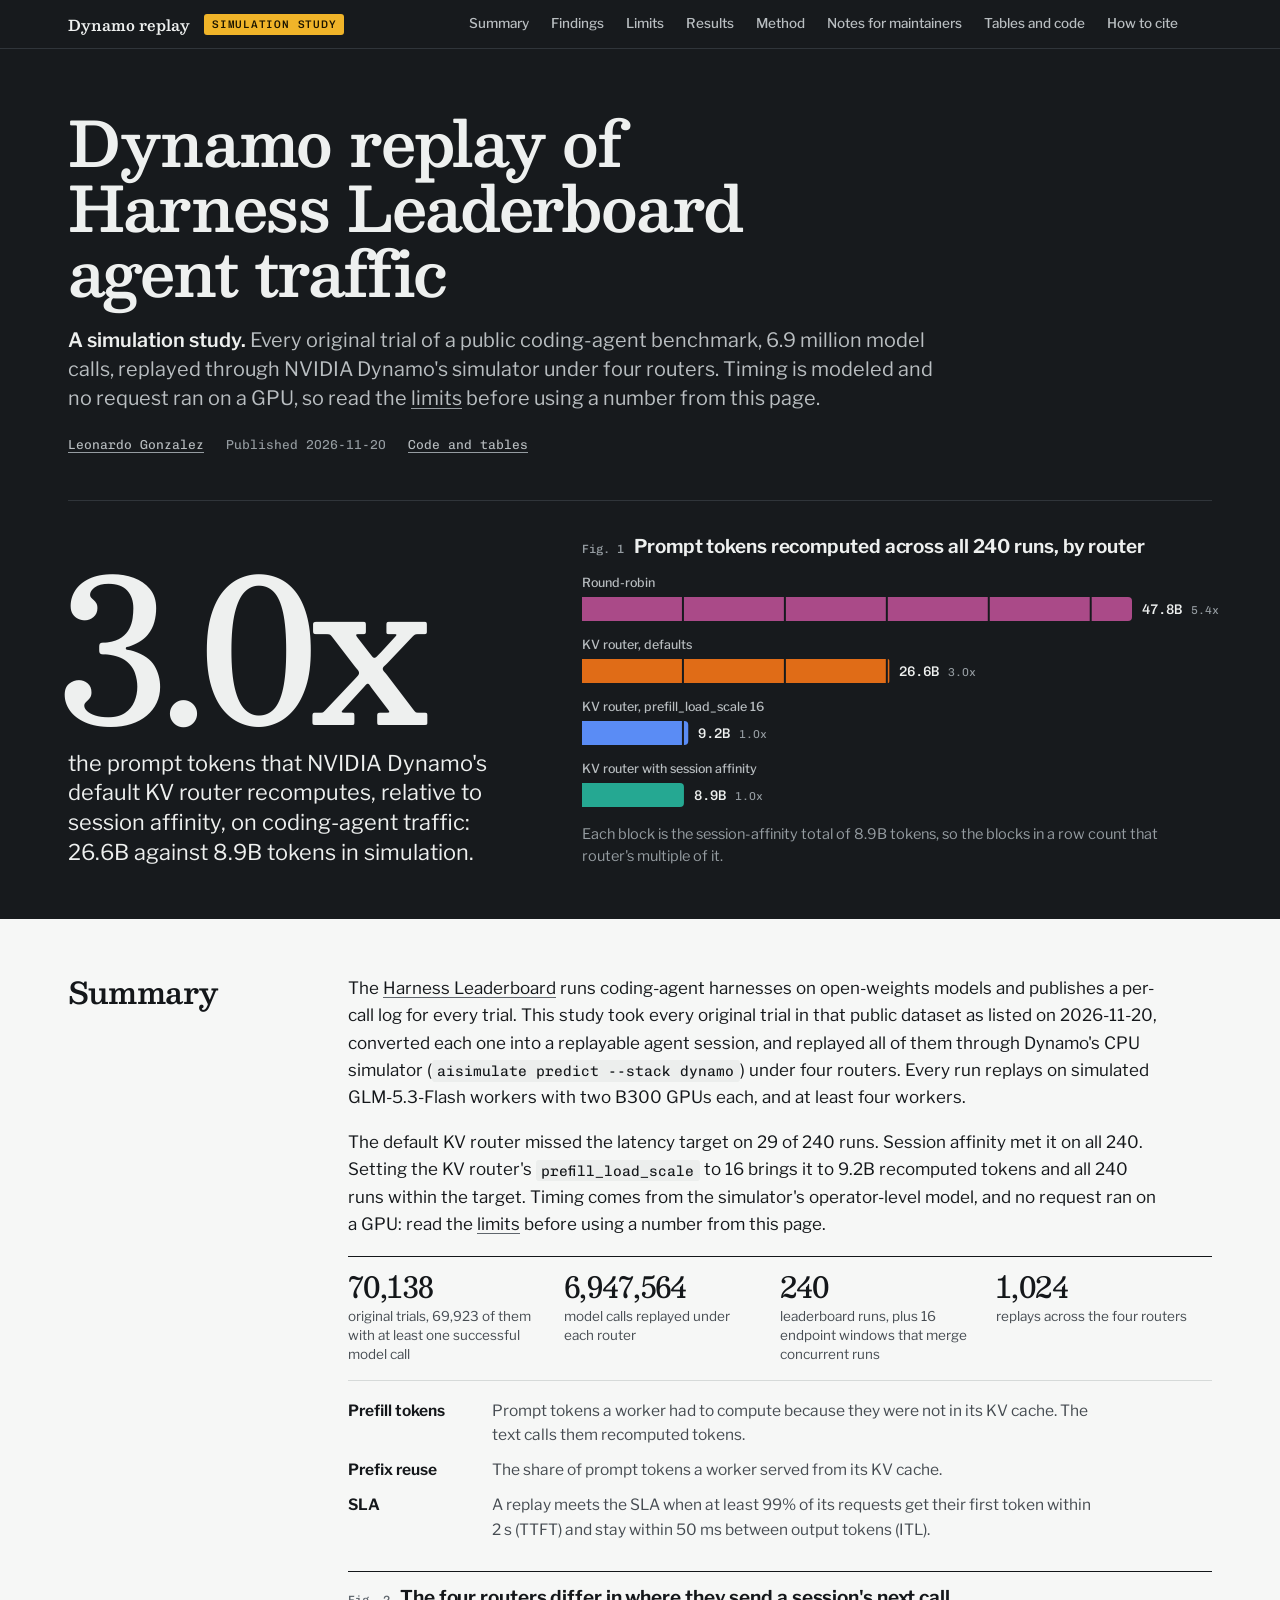
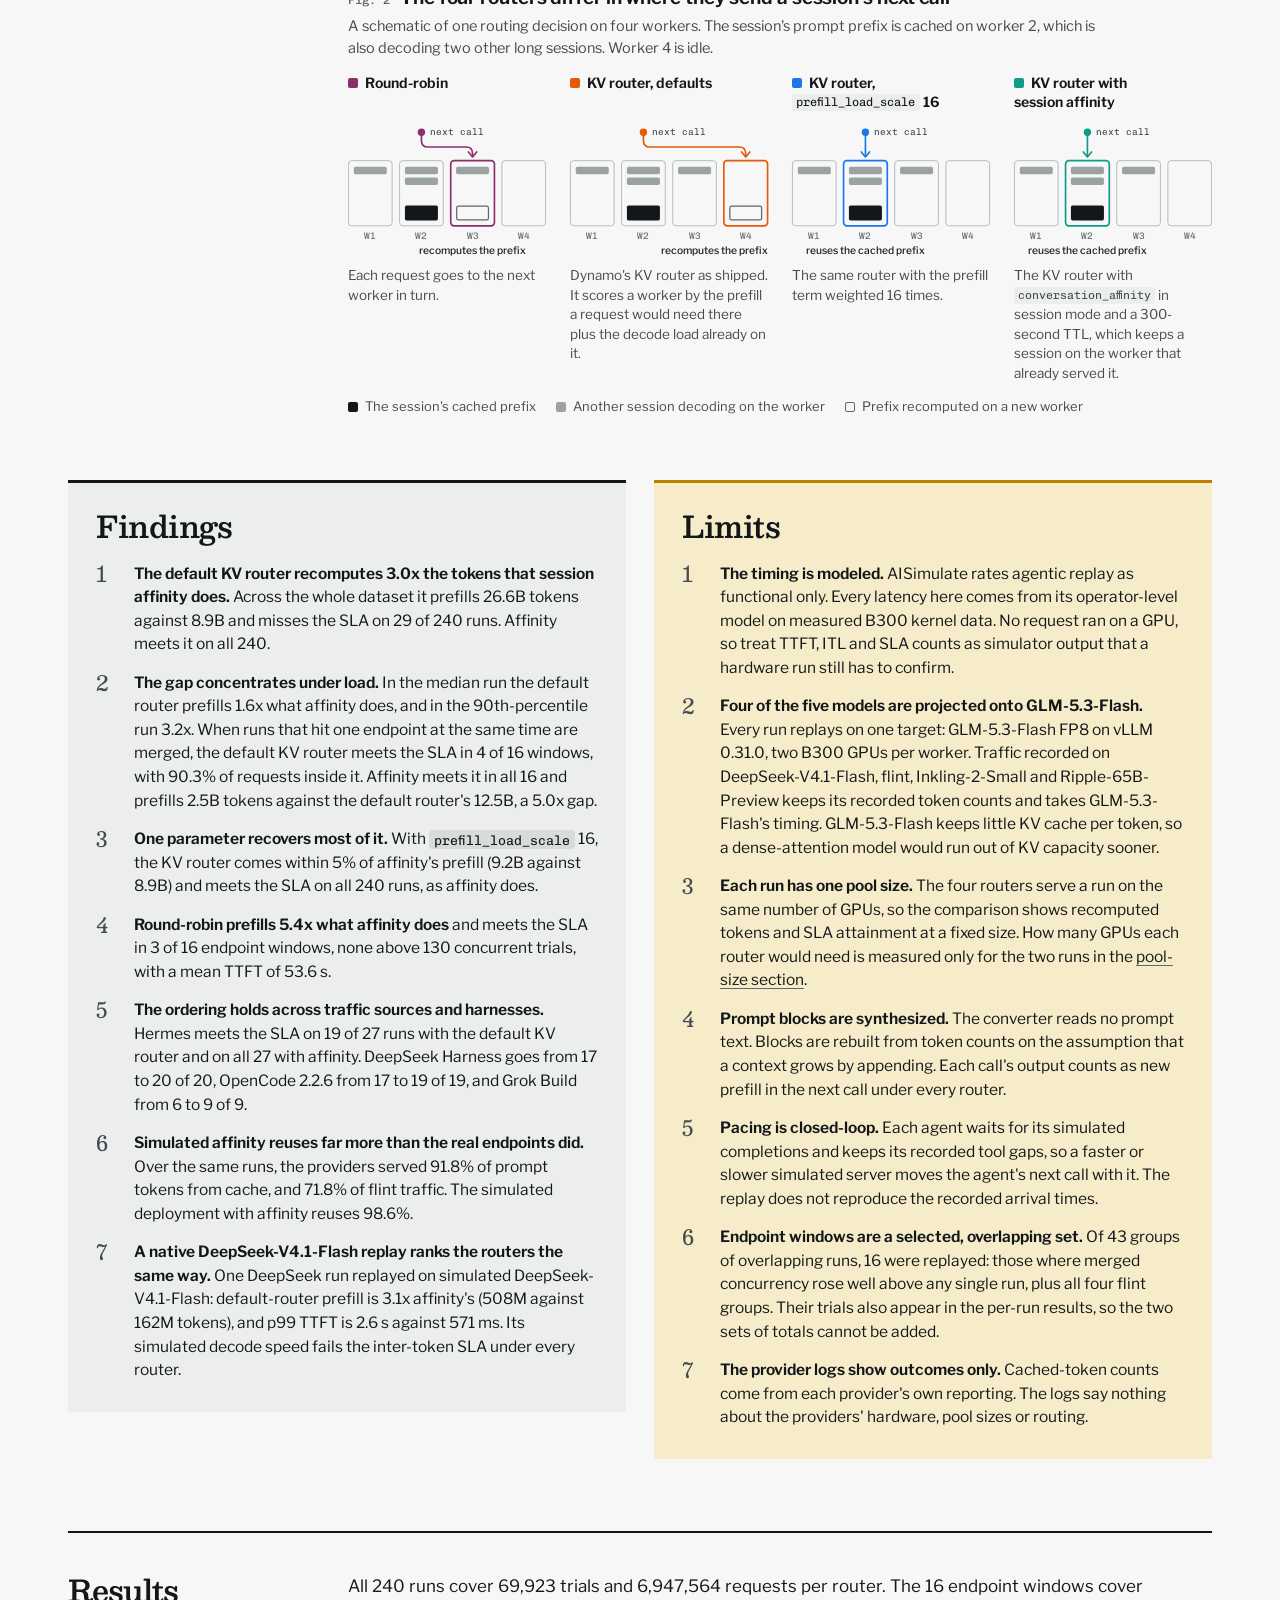
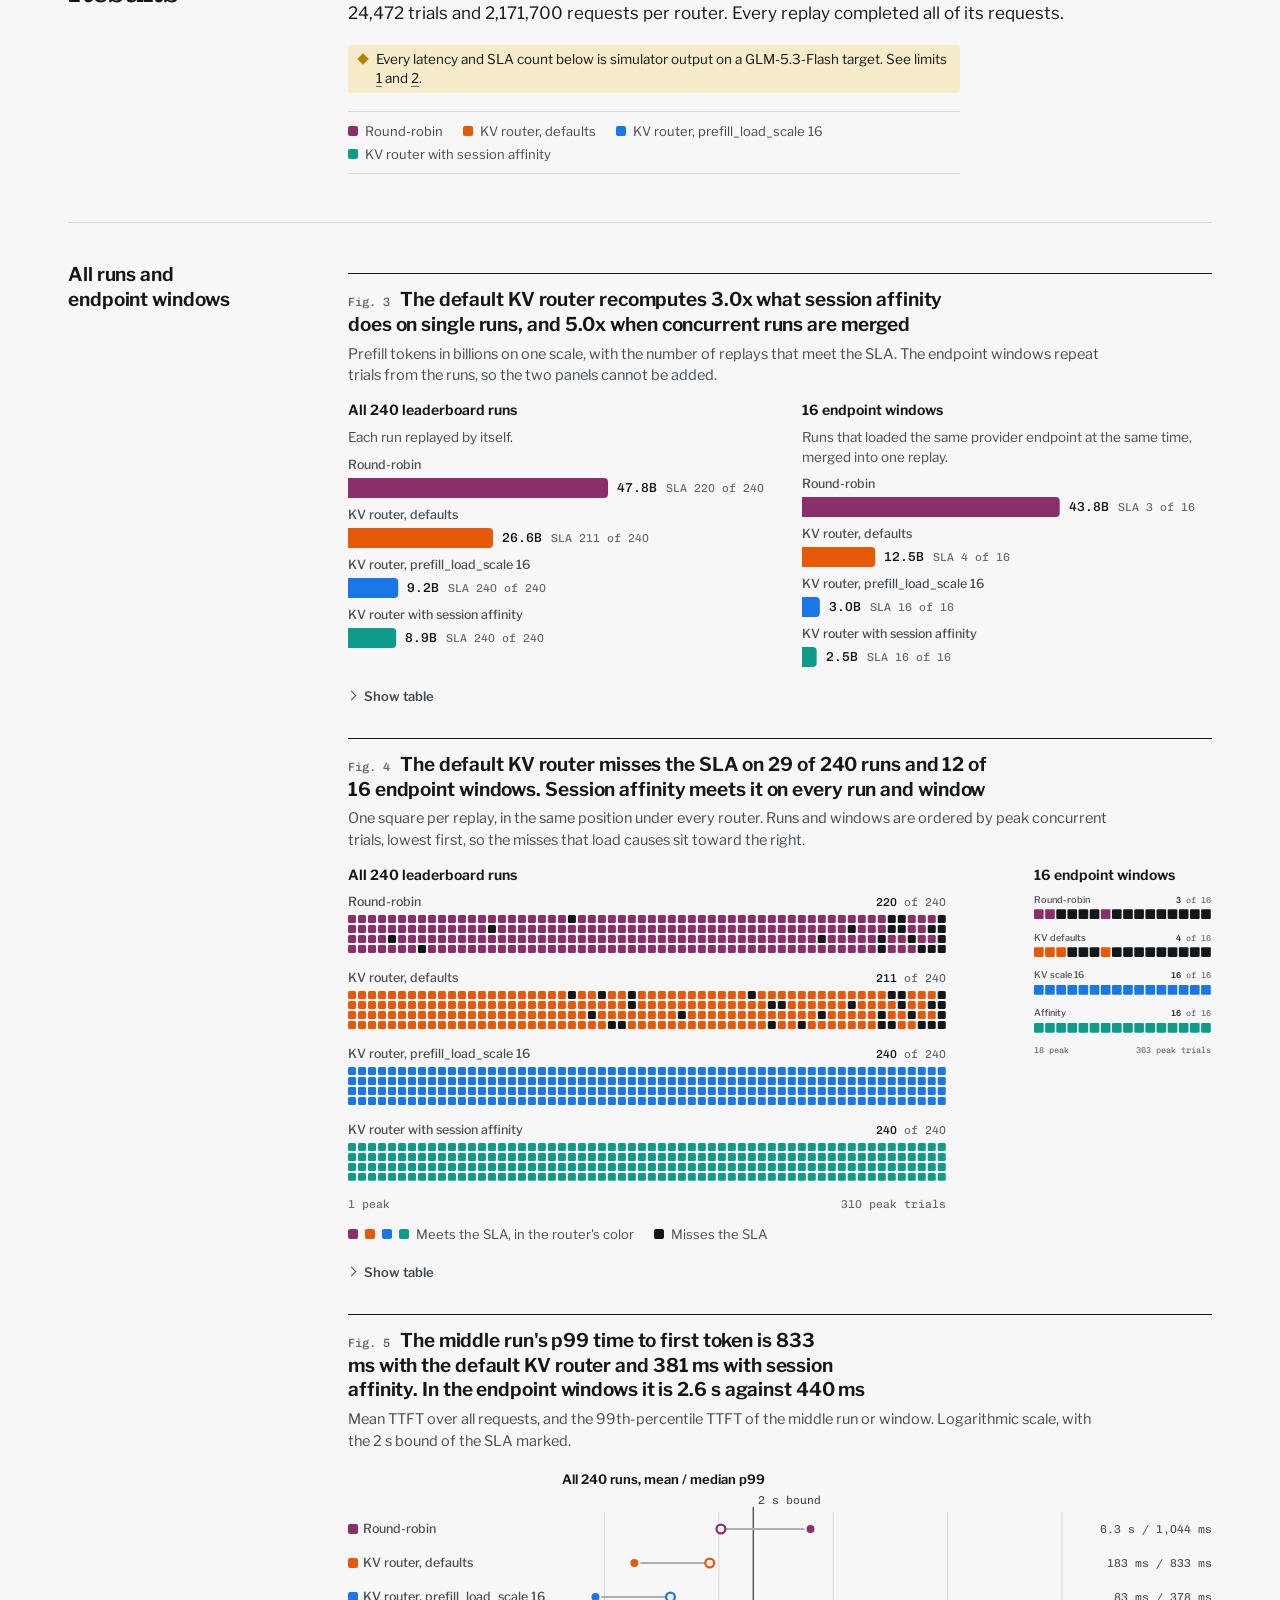
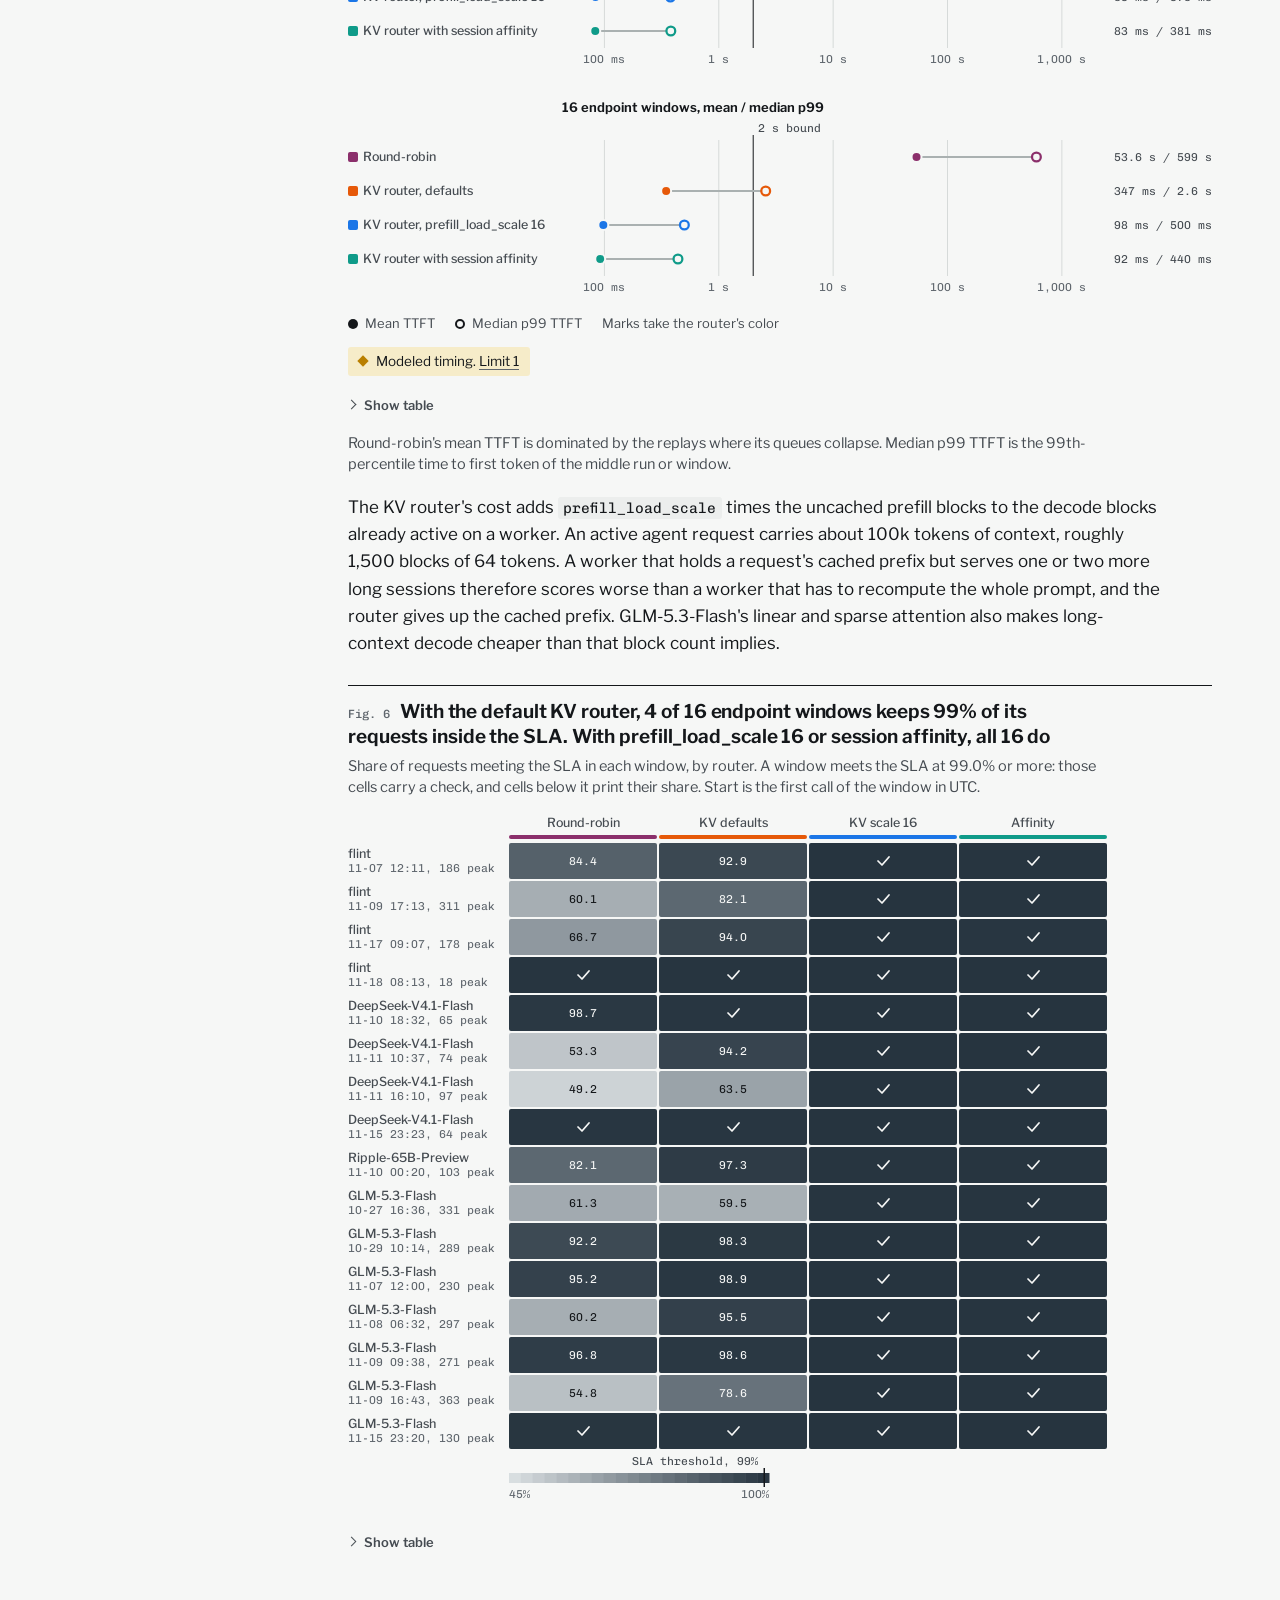
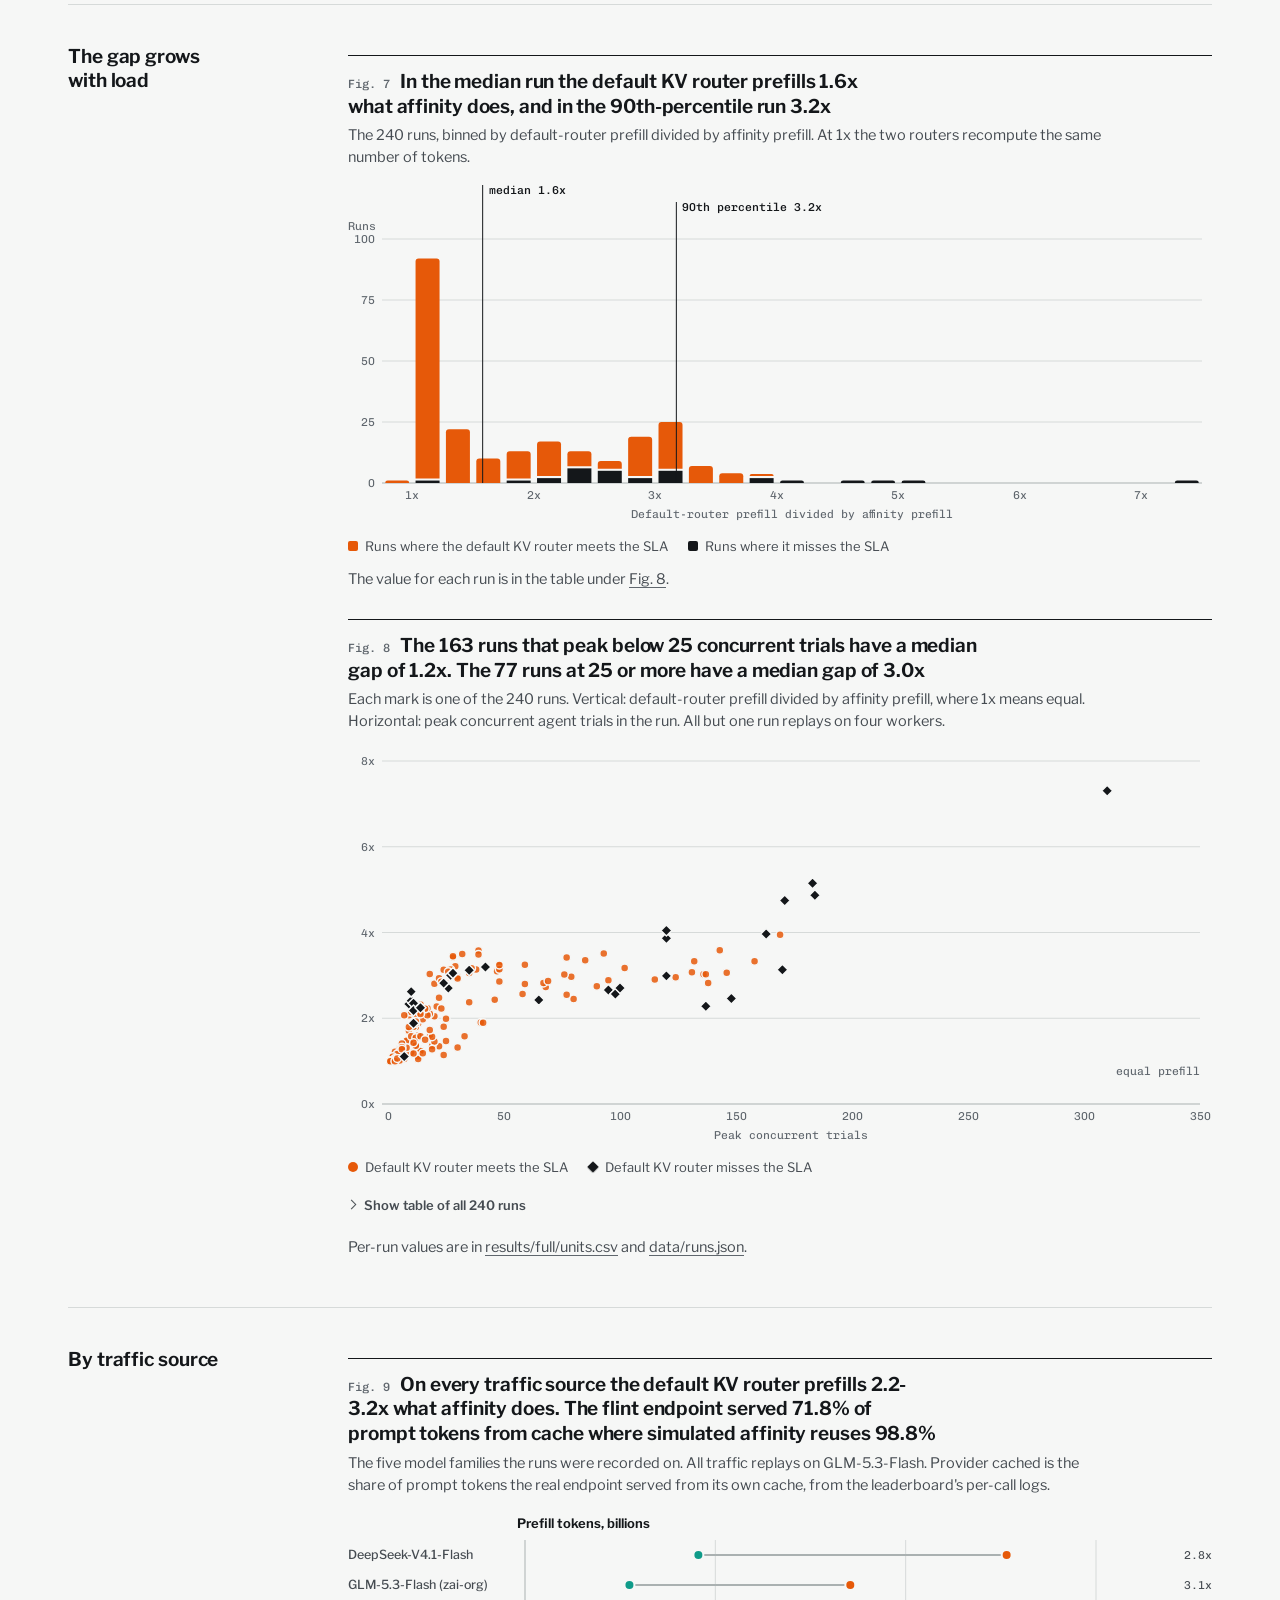
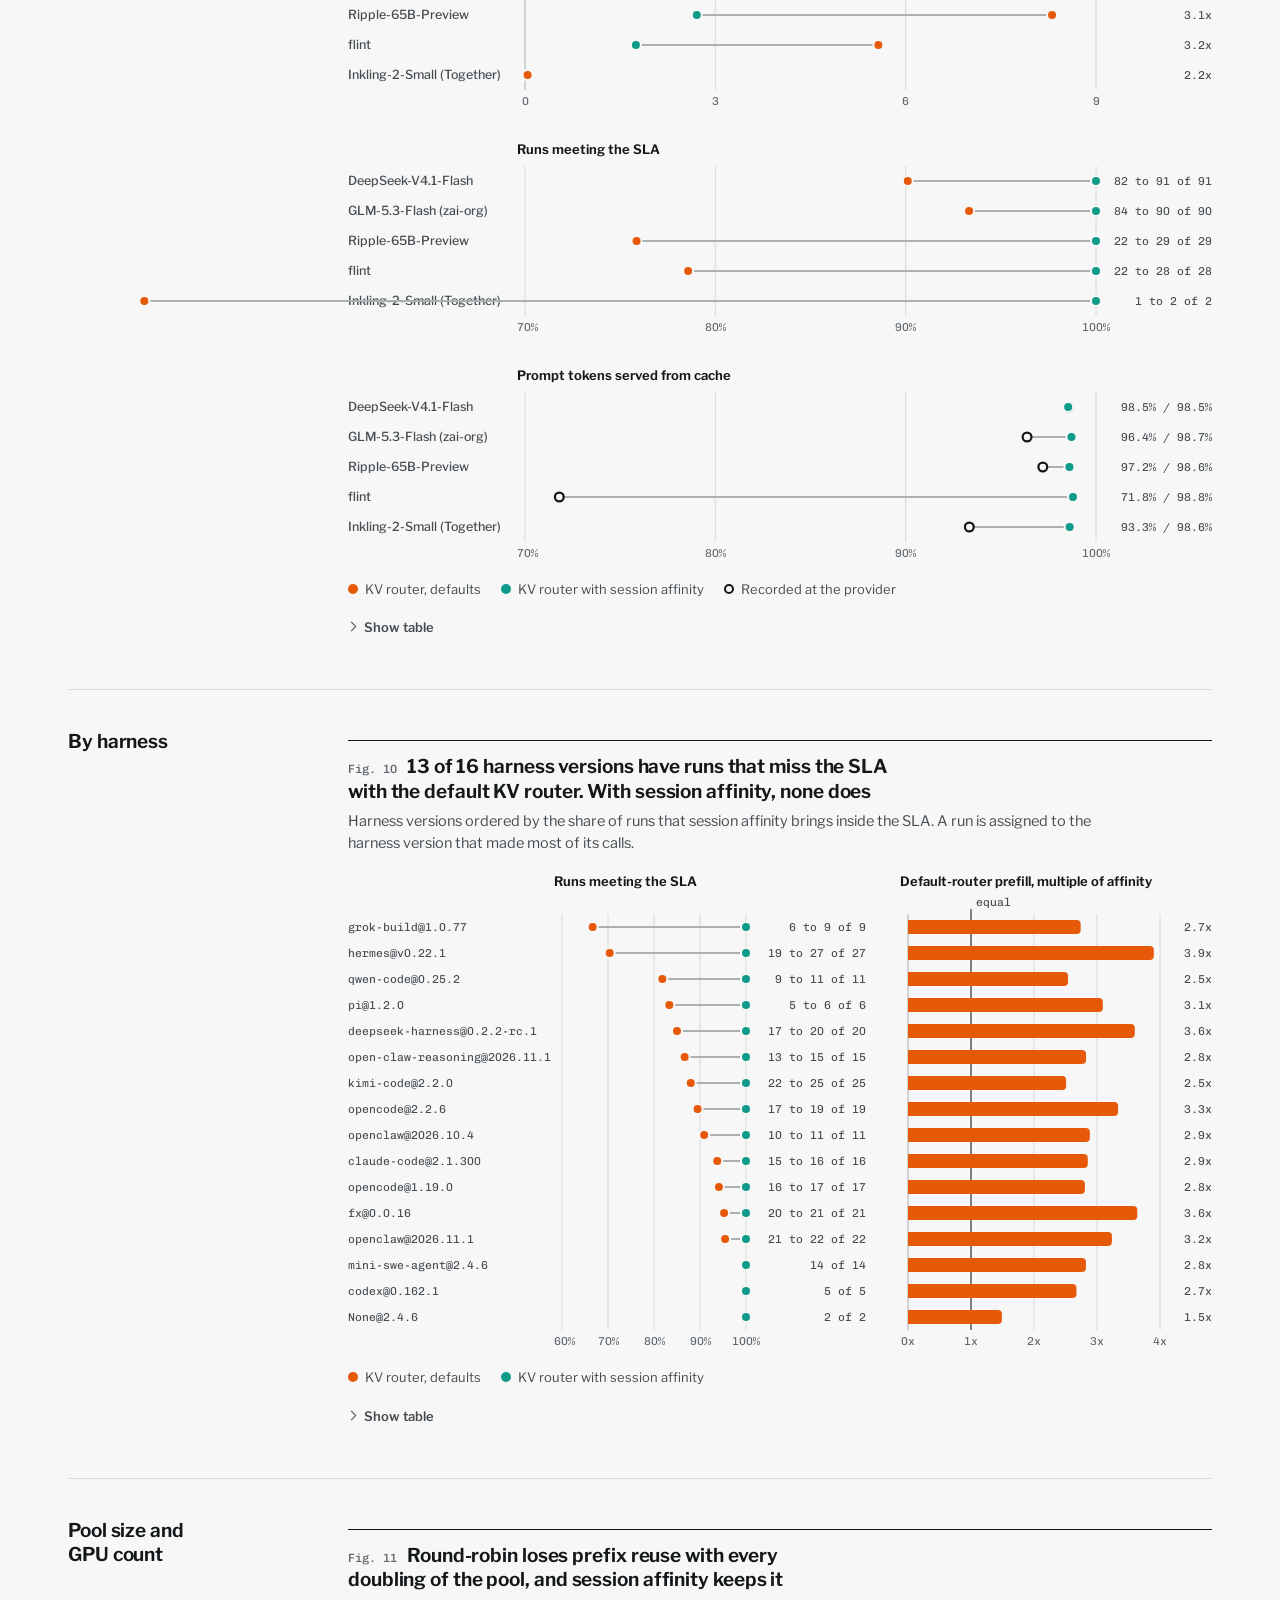
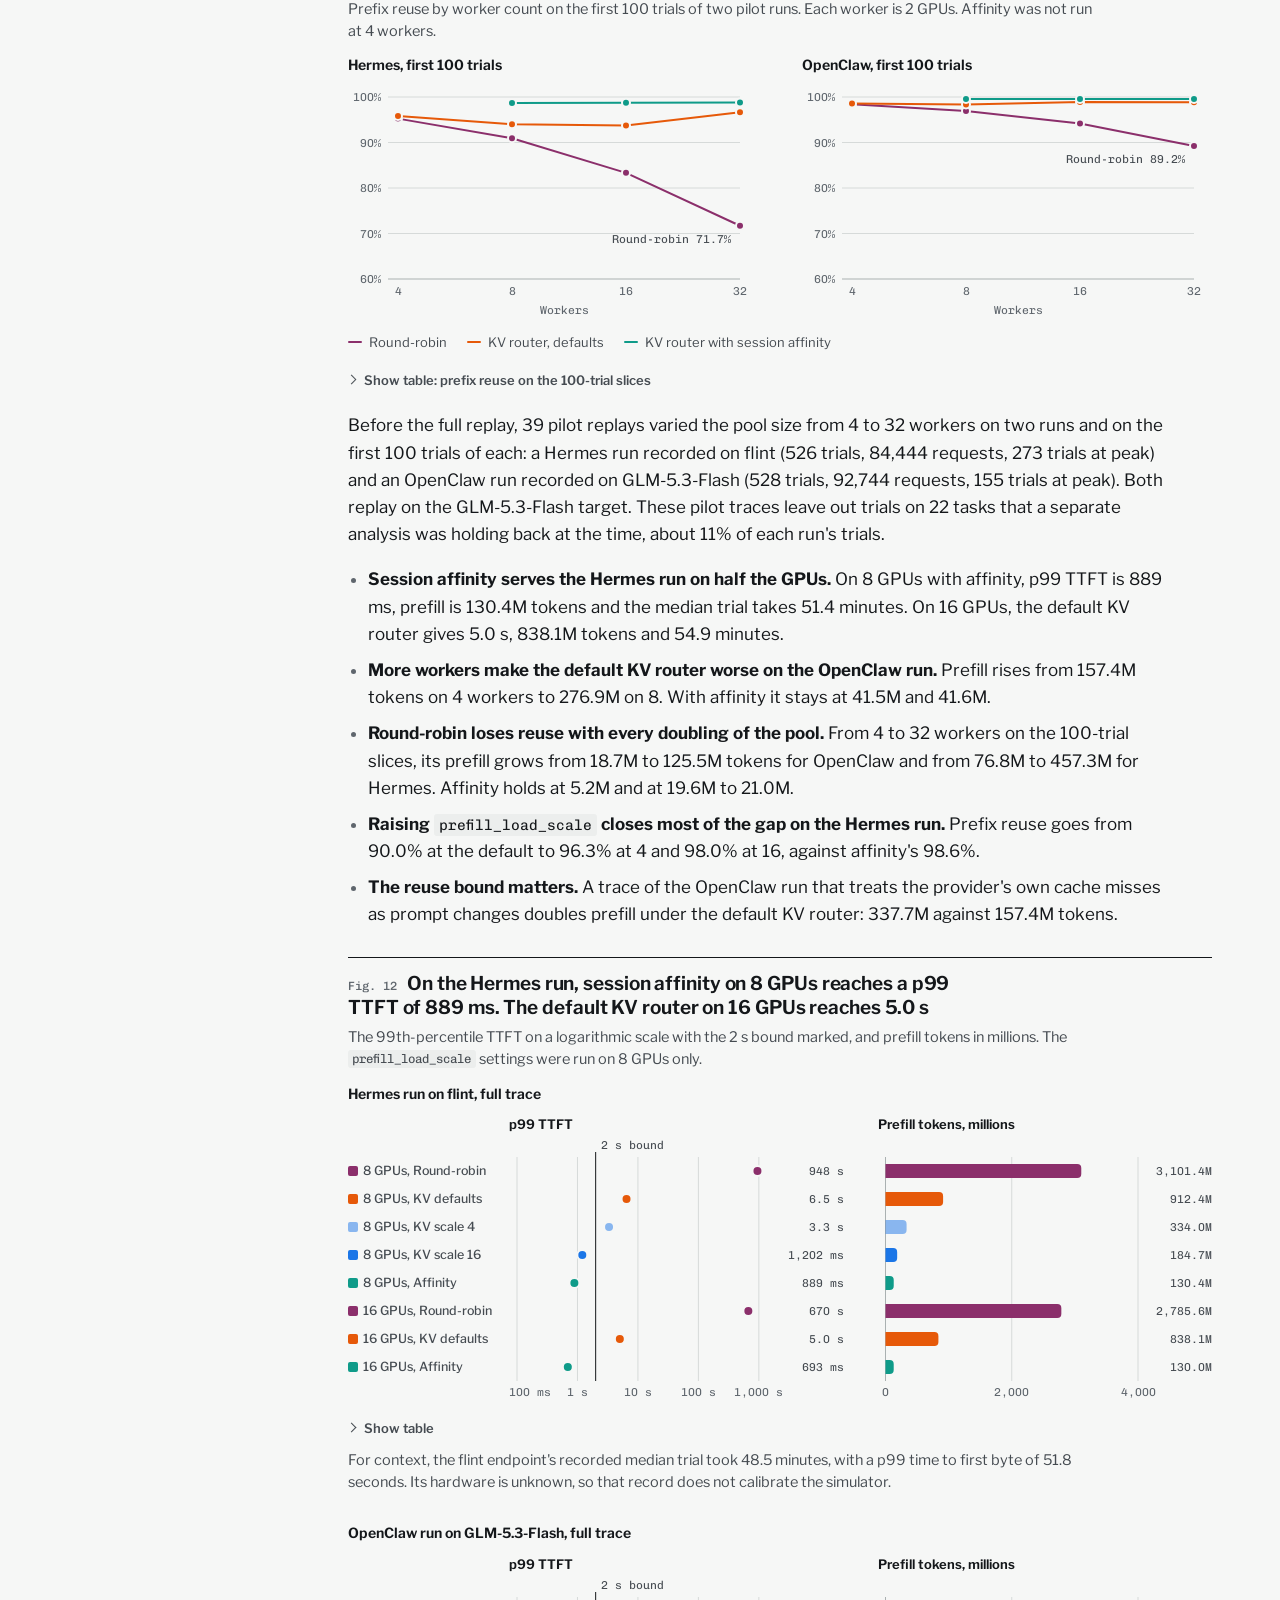
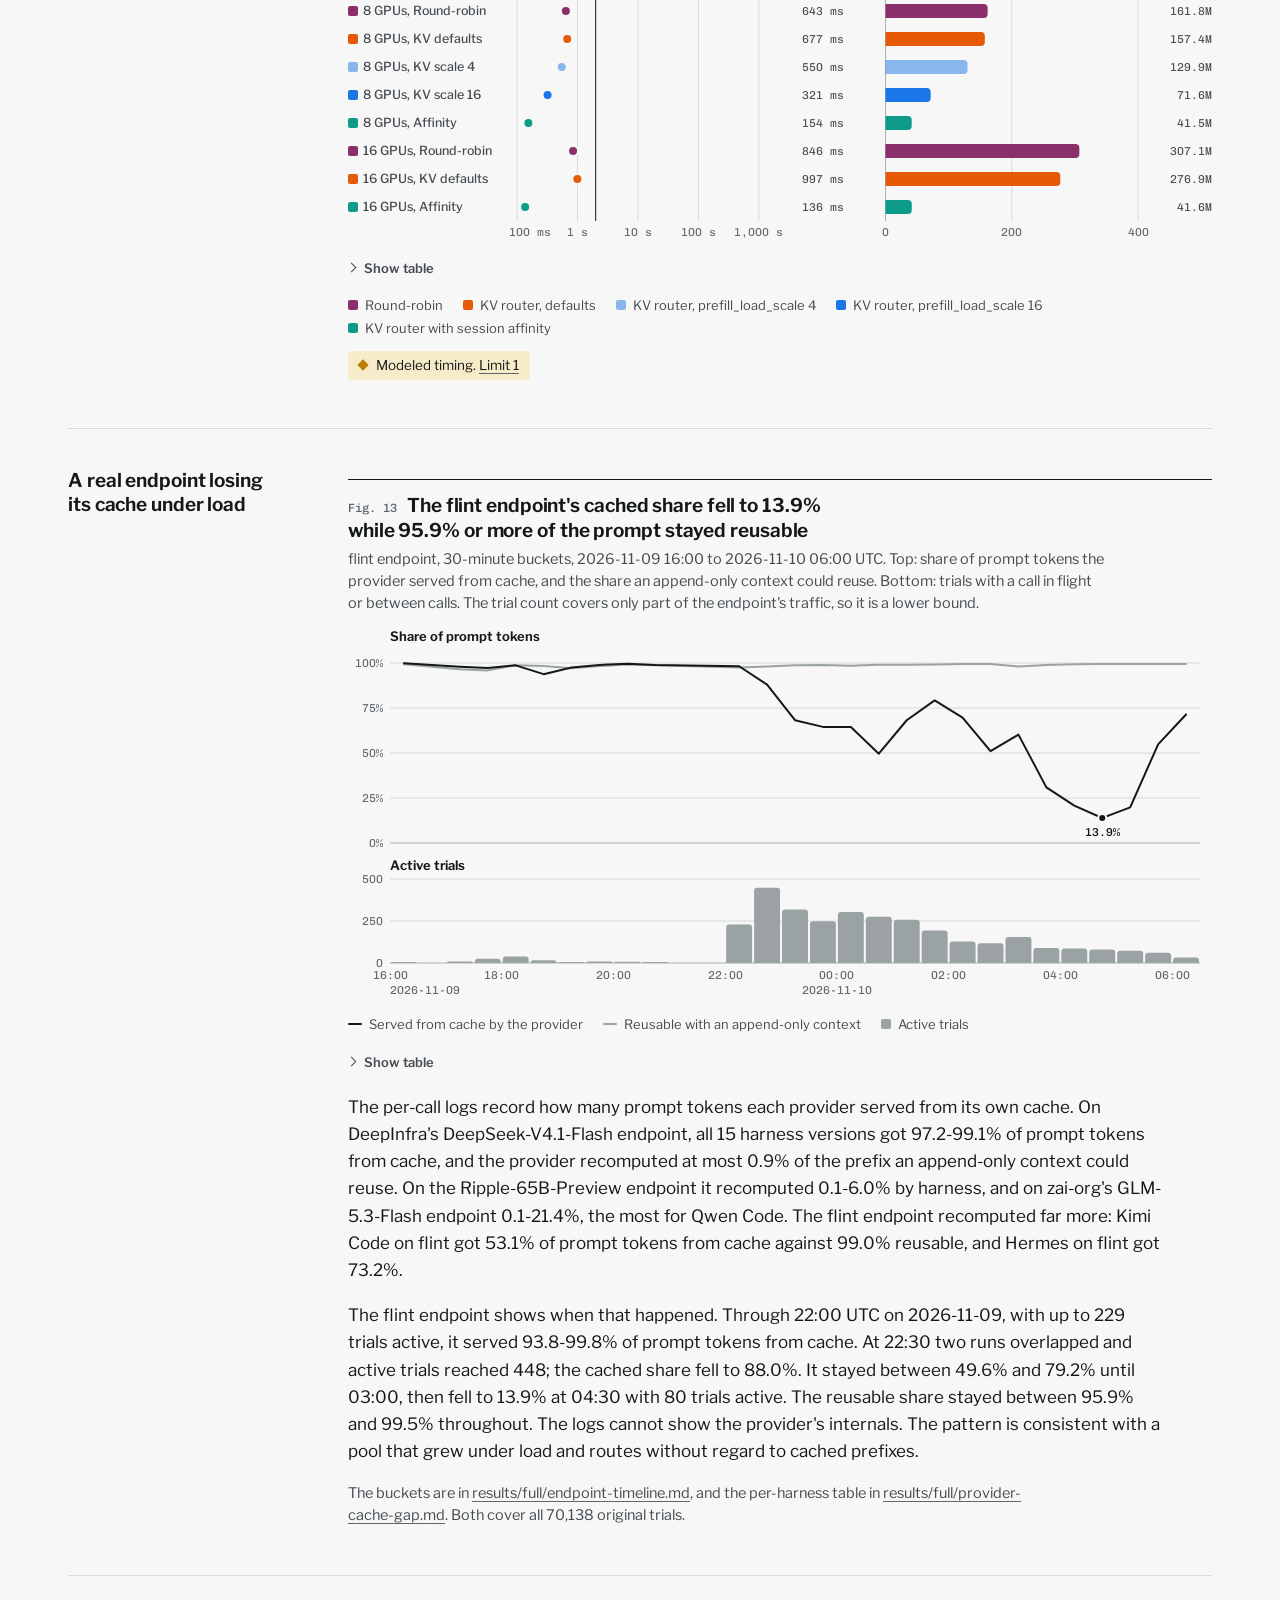
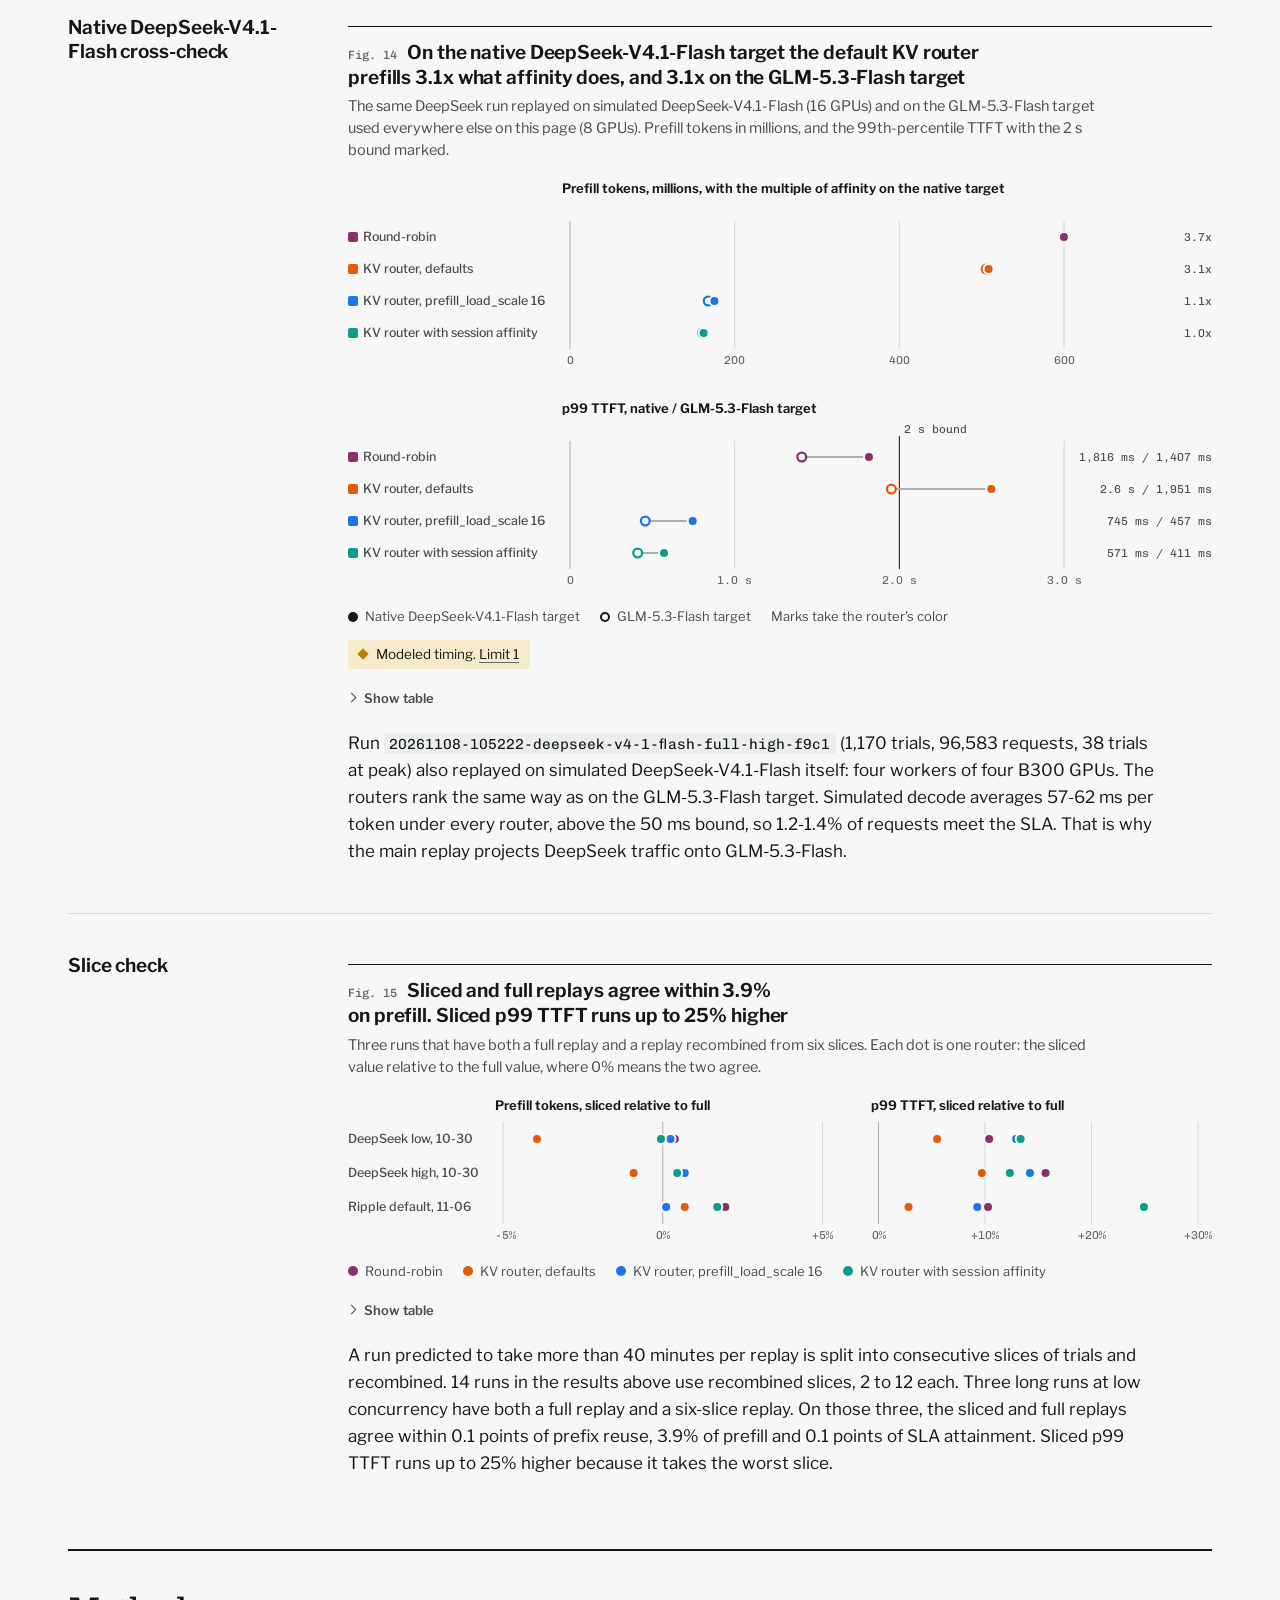
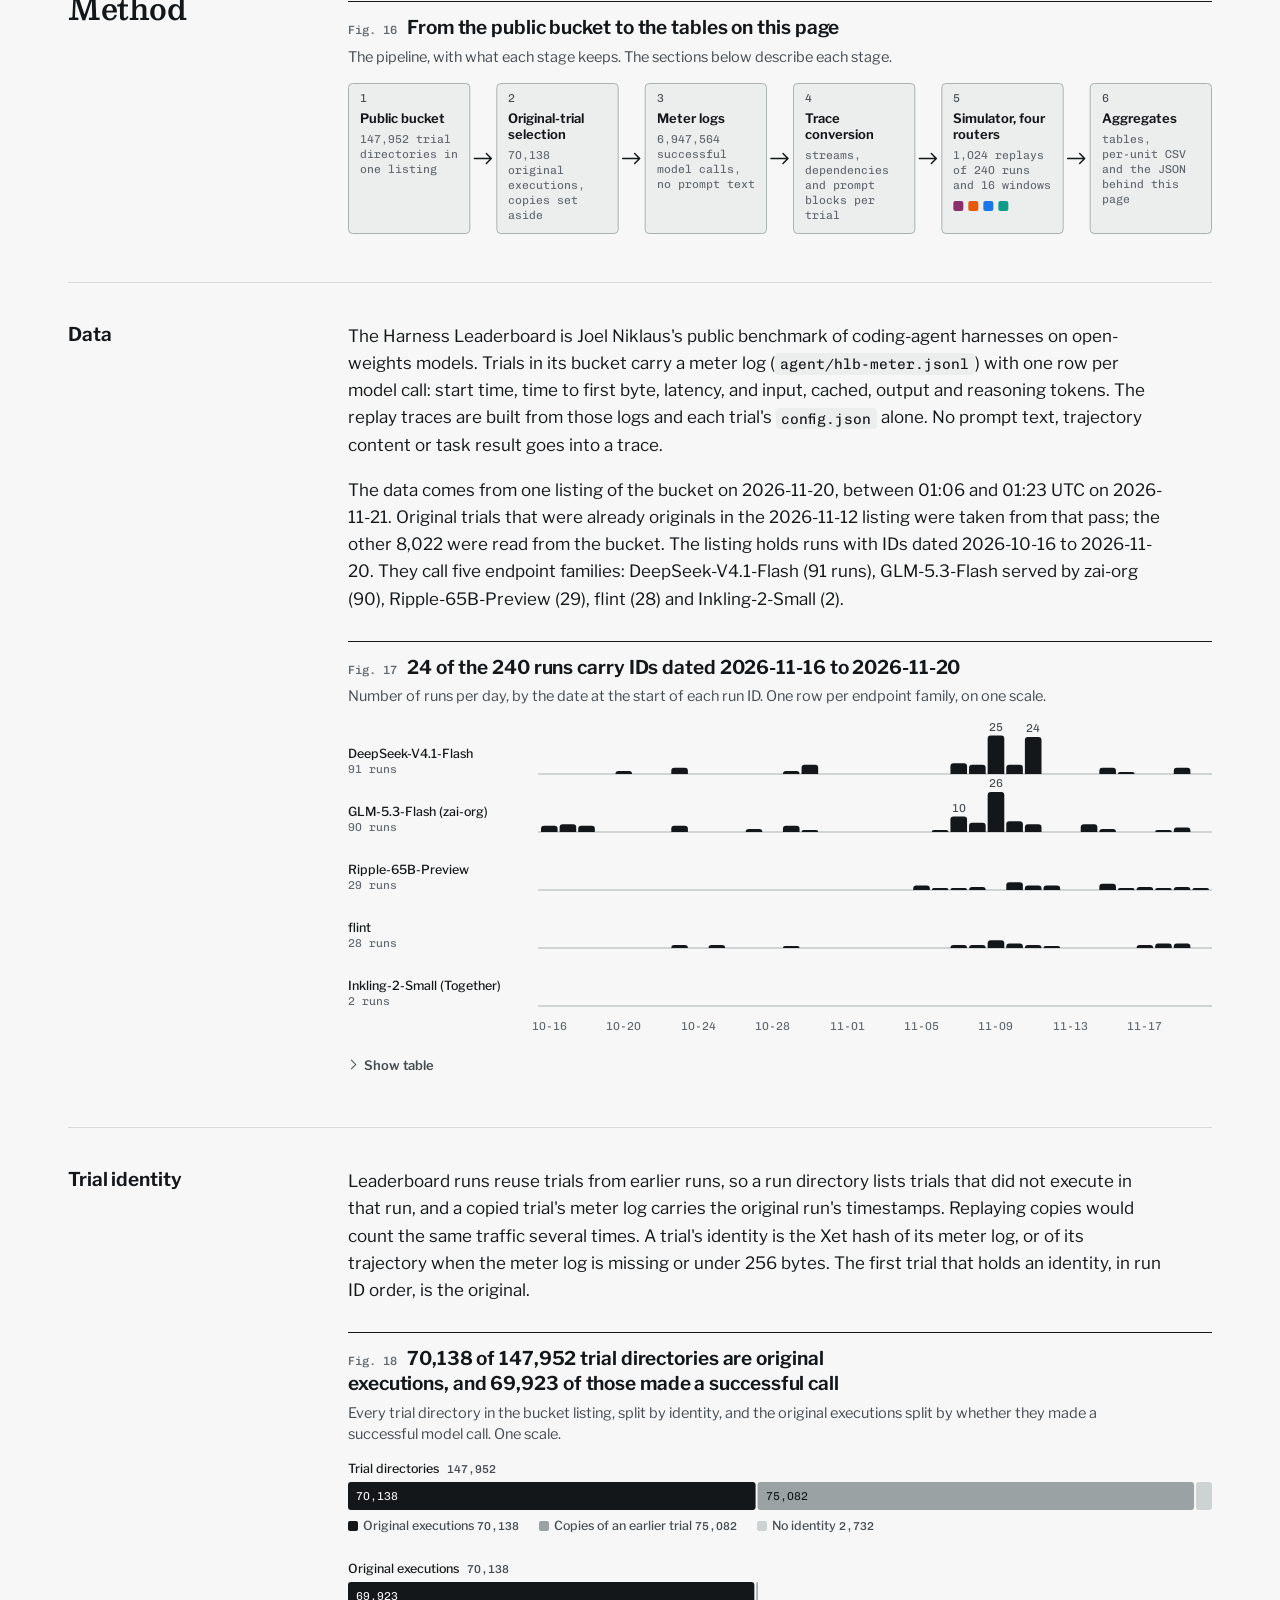
<file: report/index.html>
<!doctype html>
<html lang="en">
<head>
<meta charset="utf-8">
<meta name="viewport" content="width=device-width, initial-scale=1">
<title>Dynamo replay of Harness Leaderboard agent traffic</title>
<meta name="description" content="Every original trial of the public Harness Leaderboard dataset, 6.9 million model calls, replayed through NVIDIA Dynamo's CPU simulator under four routers. The default KV router recomputes 3.0x the prompt tokens that session affinity does.">
<link rel="canonical" href="https://adaptivesystems.institute/publications/dynamo-agent-traffic/">
<link rel="preconnect" href="https://fonts.googleapis.com">
<link rel="preconnect" href="https://fonts.gstatic.com" crossorigin>
<link rel="stylesheet" href="https://fonts.googleapis.com/css2?family=Besley:wght@400..800&family=Chivo+Mono:wght@300..600&family=Libre+Franklin:ital,wght@0,300..800;1,400..600&display=swap">
<link rel="stylesheet" href="assets/report.css">
</head>
<body>

<div class="topbar graphite">
  <div class="wrap">
    <a class="brand" href="#top">Dynamo replay</a>
    <a class="simtag" href="#limits" title="Timing is modeled. Read the limits.">Simulation study</a>
    <nav class="toc" aria-label="Contents">
      <ul>
        <li><a href="#summary">Summary</a></li>
        <li><a href="#findings">Findings</a></li>
        <li><a href="#limits">Limits</a></li>
        <li><a href="#results">Results</a></li>
        <li><a href="#method">Method</a></li>
        <li><a href="#maintainer-notes">Notes for maintainers</a></li>
        <li><a href="#files">Tables and code</a></li>
        <li><a href="#cite">How to cite</a></li>
      </ul>
    </nav>
  </div>
</div>

<header class="cover graphite">
  <div class="wrap">
    <h1 id="top">Dynamo replay of Harness Leaderboard agent traffic</h1>
    <p class="standfirst"><b>A simulation study.</b> Every original trial of a public coding-agent benchmark, 6.9 million model calls, replayed through NVIDIA Dynamo's simulator under four routers. Timing is modeled and no request ran on a GPU, so read the <a href="#limits">limits</a> before using a number from this page.</p>
    <p class="byline">
      <span><a href="https://github.com/kumanday">Leonardo Gonzalez</a></span>
      <span>Published <time datetime="2026-11-20">2026-11-20</time></span>
      <span><a href="https://github.com/kumanday/dynamo-agent-traffic">Code and tables</a></span>
    </p>
    <div class="hero">
      <div>
        <span class="hero-num" data-fill="hero-ratio">3.0x</span>
        <p class="hero-text">the prompt tokens that NVIDIA Dynamo's default KV router recomputes, relative to session affinity, on coding-agent traffic: 26.6B against 8.9B tokens in simulation.</p>
      </div>
      <figure class="fig hero-fig" id="fig-1">
        <figcaption>
          <h2 class="fig-t"><span class="fig-n">Fig. 1</span><span data-title="hero">Prompt tokens recomputed, by router</span></h2>
        </figcaption>
        <div class="chart" data-chart="hero"></div>
        <p class="fig-d" data-title="hero-note">Each block is the session-affinity total, so the blocks in a row count that router's multiple of it.</p>
      </figure>
    </div>
  </div>
</header>

<main class="wrap">

<section id="summary" class="row first" aria-labelledby="summary-h">
  <div class="rail"><h2 id="summary-h">Summary</h2></div>
  <div class="body">
    <p>The <a href="https://huggingface.co/buckets/joelniklaus/harness-leaderboard">Harness Leaderboard</a> runs coding-agent harnesses on open-weights models and publishes a per-call log for every trial. This study took every original trial in that public dataset as listed on 2026-11-20, converted each one into a replayable agent session, and replayed all of them through Dynamo's CPU simulator (<code>aisimulate predict --stack dynamo</code>) under four routers. Every run replays on simulated GLM-5.3-Flash workers with two B300 GPUs each, and at least four workers.</p>
    <p>The default KV router missed the latency target on 29 of 240 runs. Session affinity met it on all 240. Setting the KV router's <code>prefill_load_scale</code> to 16 brings it to 9.2B recomputed tokens and all 240 runs within the target. Timing comes from the simulator's operator-level model, and no request ran on a GPU: read the <a href="#limits">limits</a> before using a number from this page.</p>
    <div class="ledger">
      <div><b>70,138</b><span>original trials, 69,923 of them with at least one successful model call</span></div>
      <div><b>6,947,564</b><span>model calls replayed under each router</span></div>
      <div><b>240</b><span>leaderboard runs, plus 16 endpoint windows that merge concurrent runs</span></div>
      <div><b>1,024</b><span>replays across the four routers</span></div>
    </div>
    <dl class="defs">
      <dt>Prefill tokens</dt><dd>Prompt tokens a worker had to compute because they were not in its KV cache. The text calls them recomputed tokens.</dd>
      <dt>Prefix reuse</dt><dd>The share of prompt tokens a worker served from its KV cache.</dd>
      <dt>SLA</dt><dd>A replay meets the SLA when at least 99% of its requests get their first token within 2 s (TTFT) and stay within 50 ms between output tokens (ITL).</dd>
    </dl>
    <figure class="fig" id="fig-2">
      <figcaption>
        <h3 class="fig-t"><span class="fig-n">Fig. 2</span>The four routers differ in where they send a session's next call</h3>
        <p class="fig-d">A schematic of one routing decision on four workers. The session's prompt prefix is cached on worker 2, which is also decoding two other long sessions. Worker 4 is idle.</p>
      </figcaption>
      <div class="panels p4">
        <div>
          <h4 class="ptitle"><span class="sw c-rr"></span>Round-robin</h4>
          <div class="chart" data-chart="routing" data-router="rr"></div>
          <p class="pdesc">Each request goes to the next worker in turn.</p>
        </div>
        <div>
          <h4 class="ptitle"><span class="sw c-kv"></span>KV router, defaults</h4>
          <div class="chart" data-chart="routing" data-router="kv"></div>
          <p class="pdesc">Dynamo's KV router as shipped. It scores a worker by the prefill a request would need there plus the decode load already on it.</p>
        </div>
        <div>
          <h4 class="ptitle"><span class="sw c-kvp16"></span>KV router, <code>prefill_load_scale</code> 16</h4>
          <div class="chart" data-chart="routing" data-router="kvp16"></div>
          <p class="pdesc">The same router with the prefill term weighted 16 times.</p>
        </div>
        <div>
          <h4 class="ptitle"><span class="sw c-aff"></span>KV router with session affinity</h4>
          <div class="chart" data-chart="routing" data-router="aff"></div>
          <p class="pdesc">The KV router with <code>conversation_affinity</code> in session mode and a 300-second TTL, which keeps a session on the worker that already served it.</p>
        </div>
      </div>
      <ul class="legend">
        <li><span class="sw c-ink"></span>The session's cached prefix</li>
        <li><span class="sw c-neutral"></span>Another session decoding on the worker</li>
        <li><span class="sw out c-ink3"></span>Prefix recomputed on a new worker</li>
      </ul>
    </figure>
  </div>
</section>

<div class="pair">
  <section id="findings" class="panel" aria-labelledby="findings-h">
    <h2 id="findings-h">Findings<a class="anchor" href="#findings" aria-label="Link to Findings">#</a></h2>
    <ol>
      <li id="finding-1"><p><b>The default KV router recomputes 3.0x the tokens that session affinity does.</b> Across the whole dataset it prefills 26.6B tokens against 8.9B and misses the SLA on 29 of 240 runs. Affinity meets it on all 240.</p></li>
      <li id="finding-2"><p><b>The gap concentrates under load.</b> In the median run the default router prefills 1.6x what affinity does, and in the 90th-percentile run 3.2x. When runs that hit one endpoint at the same time are merged, the default KV router meets the SLA in 4 of 16 windows, with 90.3% of requests inside it. Affinity meets it in all 16 and prefills 2.5B tokens against the default router's 12.5B, a 5.0x gap.</p></li>
      <li id="finding-3"><p><b>One parameter recovers most of it.</b> With <code>prefill_load_scale</code> 16, the KV router comes within 5% of affinity's prefill (9.2B against 8.9B) and meets the SLA on all 240 runs, as affinity does.</p></li>
      <li id="finding-4"><p><b>Round-robin prefills 5.4x what affinity does</b> and meets the SLA in 3 of 16 endpoint windows, none above 130 concurrent trials, with a mean TTFT of 53.6 s.</p></li>
      <li id="finding-5"><p><b>The ordering holds across traffic sources and harnesses.</b> Hermes meets the SLA on 19 of 27 runs with the default KV router and on all 27 with affinity. DeepSeek Harness goes from 17 to 20 of 20, OpenCode 2.2.6 from 17 to 19 of 19, and Grok Build from 6 to 9 of 9.</p></li>
      <li id="finding-6"><p><b>Simulated affinity reuses far more than the real endpoints did.</b> Over the same runs, the providers served 91.8% of prompt tokens from cache, and 71.8% of flint traffic. The simulated deployment with affinity reuses 98.6%.</p></li>
      <li id="finding-7"><p><b>A native DeepSeek-V4.1-Flash replay ranks the routers the same way.</b> One DeepSeek run replayed on simulated DeepSeek-V4.1-Flash: default-router prefill is 3.1x affinity's (508M against 162M tokens), and p99 TTFT is 2.6 s against 571 ms. Its simulated decode speed fails the inter-token SLA under every router.</p></li>
    </ol>
  </section>

  <section id="limits" class="panel limits" aria-labelledby="limits-h">
    <h2 id="limits-h">Limits<a class="anchor" href="#limits" aria-label="Link to Limits">#</a></h2>
    <ol>
      <li id="limit-1"><p><b>The timing is modeled.</b> AISimulate rates agentic replay as functional only. Every latency here comes from its operator-level model on measured B300 kernel data. No request ran on a GPU, so treat TTFT, ITL and SLA counts as simulator output that a hardware run still has to confirm.</p></li>
      <li id="limit-2"><p><b>Four of the five models are projected onto GLM-5.3-Flash.</b> Every run replays on one target: GLM-5.3-Flash FP8 on vLLM 0.31.0, two B300 GPUs per worker. Traffic recorded on DeepSeek-V4.1-Flash, flint, Inkling-2-Small and Ripple-65B-Preview keeps its recorded token counts and takes GLM-5.3-Flash's timing. GLM-5.3-Flash keeps little KV cache per token, so a dense-attention model would run out of KV capacity sooner.</p></li>
      <li id="limit-3"><p><b>Each run has one pool size.</b> The four routers serve a run on the same number of GPUs, so the comparison shows recomputed tokens and SLA attainment at a fixed size. How many GPUs each router would need is measured only for the two runs in the <a href="#pool-size">pool-size section</a>.</p></li>
      <li id="limit-4"><p><b>Prompt blocks are synthesized.</b> The converter reads no prompt text. Blocks are rebuilt from token counts on the assumption that a context grows by appending. Each call's output counts as new prefill in the next call under every router.</p></li>
      <li id="limit-5"><p><b>Pacing is closed-loop.</b> Each agent waits for its simulated completions and keeps its recorded tool gaps, so a faster or slower simulated server moves the agent's next call with it. The replay does not reproduce the recorded arrival times.</p></li>
      <li id="limit-6"><p><b>Endpoint windows are a selected, overlapping set.</b> Of 43 groups of overlapping runs, 16 were replayed: those where merged concurrency rose well above any single run, plus all four flint groups. Their trials also appear in the per-run results, so the two sets of totals cannot be added.</p></li>
      <li id="limit-7"><p><b>The provider logs show outcomes only.</b> Cached-token counts come from each provider's own reporting. The logs say nothing about the providers' hardware, pool sizes or routing.</p></li>
    </ol>
  </section>
</div>

<section id="results" aria-labelledby="results-h">
  <div class="row major">
    <div class="rail"><h2 id="results-h">Results<a class="anchor" href="#results" aria-label="Link to Results">#</a></h2></div>
    <div class="body">
      <p>All 240 runs cover 69,923 trials and 6,947,564 requests per router. The 16 endpoint windows cover 24,472 trials and 2,171,700 requests per router. Every replay completed all of its requests.</p>
      <p class="cav">Every latency and SLA count below is simulator output on a GLM-5.3-Flash target. See limits <a href="#limit-1">1</a> and <a href="#limit-2">2</a>.</p>
      <ul class="legend routerkey" aria-label="Router colors">
        <li><span class="sw c-rr"></span>Round-robin</li>
        <li><span class="sw c-kv"></span>KV router, defaults</li>
        <li><span class="sw c-kvp16"></span>KV router, prefill_load_scale 16</li>
        <li><span class="sw c-aff"></span>KV router with session affinity</li>
      </ul>
    </div>
  </div>

  <section id="all-runs" class="row" aria-labelledby="all-runs-h">
    <div class="rail"><h3 id="all-runs-h">All runs and endpoint windows<a class="anchor" href="#all-runs" aria-label="Link to All runs and endpoint windows">#</a></h3></div>
    <div class="body">
      <figure class="fig" id="fig-3">
        <figcaption>
          <h4 class="fig-t"><span class="fig-n">Fig. 3</span><span data-title="bars">Prefill tokens by router</span></h4>
          <p class="fig-d">Prefill tokens in billions on one scale, with the number of replays that meet the SLA. The endpoint windows repeat trials from the runs, so the two panels cannot be added.</p>
        </figcaption>
        <div class="panels p2">
          <div>
            <h4 class="ptitle" id="all-runs-chart">All 240 leaderboard runs</h4>
            <p class="pdesc">Each run replayed by itself.</p>
            <div class="chart" data-chart="bars" data-scope="all"></div>
          </div>
          <div>
            <h4 class="ptitle" id="endpoint-windows">16 endpoint windows</h4>
            <p class="pdesc">Runs that loaded the same provider endpoint at the same time, merged into one replay.</p>
            <div class="chart" data-chart="bars" data-scope="windows"></div>
          </div>
        </div>
        <details class="tbl"><summary><span class="show">Show table</span><span class="hide">Hide table</span></summary>
          <div class="tablewrap"><table data-table="routers"><thead></thead><tbody></tbody></table></div>
        </details>
      </figure>

      <figure class="fig" id="fig-4">
        <figcaption>
          <h4 class="fig-t"><span class="fig-n">Fig. 4</span><span data-title="units">Replays meeting the SLA, by router</span></h4>
          <p class="fig-d">One square per replay, in the same position under every router. Runs and windows are ordered by peak concurrent trials, lowest first, so the misses that load causes sit toward the right.</p>
        </figcaption>
        <div class="panels p31">
          <div>
            <h4 class="ptitle">All 240 leaderboard runs</h4>
            <div class="chart" data-chart="units" data-scope="all"></div>
          </div>
          <div>
            <h4 class="ptitle">16 endpoint windows</h4>
            <div class="chart" data-chart="units" data-scope="windows"></div>
          </div>
        </div>
        <ul class="legend">
          <li><span class="sw c-rr"></span><span class="sw c-kv"></span><span class="sw c-kvp16"></span><span class="sw c-aff"></span>Meets the SLA, in the router's color</li>
          <li><span class="sw c-ink"></span>Misses the SLA</li>
        </ul>
        <details class="tbl"><summary><span class="show">Show table</span><span class="hide">Hide table</span></summary>
          <div class="tablewrap"><table data-table="slacounts"><thead></thead><tbody></tbody></table></div>
          <p class="note">The outcome of each run under each router is in the per-run table under <a href="#fig-8">Fig. 8</a>, and each window is under <a href="#fig-6">Fig. 6</a>.</p>
        </details>
      </figure>

      <figure class="fig" id="fig-5">
        <figcaption>
          <h4 class="fig-t"><span class="fig-n">Fig. 5</span><span data-title="latency">Time to first token, by router</span></h4>
          <p class="fig-d">Mean TTFT over all requests, and the 99th-percentile TTFT of the middle run or window. Logarithmic scale, with the 2 s bound of the SLA marked.</p>
        </figcaption>
        <div class="chart" data-chart="latency"></div>
        <ul class="legend">
          <li><span class="sw dot c-ink"></span>Mean TTFT</li>
          <li><span class="sw ring c-ink"></span>Median p99 TTFT</li>
          <li>Marks take the router's color</li>
        </ul>
        <p class="cav">Modeled timing. <a href="#limit-1">Limit 1</a></p>
        <details class="tbl"><summary><span class="show">Show table</span><span class="hide">Hide table</span></summary>
          <div class="tablewrap"><table data-table="latency"><thead></thead><tbody></tbody></table></div>
        </details>
        <p class="note">Round-robin's mean TTFT is dominated by the replays where its queues collapse. Median p99 TTFT is the 99th-percentile time to first token of the middle run or window.</p>
      </figure>

      <p>The KV router's cost adds <code>prefill_load_scale</code> times the uncached prefill blocks to the decode blocks already active on a worker. An active agent request carries about 100k tokens of context, roughly 1,500 blocks of 64 tokens. A worker that holds a request's cached prefix but serves one or two more long sessions therefore scores worse than a worker that has to recompute the whole prompt, and the router gives up the cached prefix. GLM-5.3-Flash's linear and sparse attention also makes long-context decode cheaper than that block count implies.</p>

      <figure class="fig" id="fig-6">
        <figcaption>
          <h4 class="fig-t" id="per-window"><span class="fig-n">Fig. 6</span><span data-title="heat">Each endpoint window</span><a class="anchor" href="#per-window" aria-label="Link to Each endpoint window">#</a></h4>
          <p class="fig-d">Share of requests meeting the SLA in each window, by router. A window meets the SLA at 99.0% or more: those cells carry a check, and cells below it print their share. Start is the first call of the window in UTC.</p>
        </figcaption>
        <div class="chart" data-chart="heat"></div>
        <details class="tbl"><summary><span class="show">Show table</span><span class="hide">Hide table</span></summary>
          <div class="tablewrap"><table data-table="windows"><thead></thead><tbody></tbody></table></div>
          <p class="note">Requests meeting the SLA, by router. A window meets the SLA at 99.0% or more; cells below that are marked. Start is the first call of the window in UTC.</p>
        </details>
      </figure>
    </div>
  </section>

  <section id="load" class="row" aria-labelledby="load-h">
    <div class="rail"><h3 id="load-h">The gap grows with load<a class="anchor" href="#load" aria-label="Link to The gap grows with load">#</a></h3></div>
    <div class="body">
      <figure class="fig" id="fig-7">
        <figcaption>
          <h4 class="fig-t"><span class="fig-n">Fig. 7</span><span data-title="ratio">Default-router prefill relative to affinity, per run</span></h4>
          <p class="fig-d">The 240 runs, binned by default-router prefill divided by affinity prefill. At 1x the two routers recompute the same number of tokens.</p>
        </figcaption>
        <div class="chart" data-chart="ratio"></div>
        <ul class="legend">
          <li><span class="sw c-kv"></span>Runs where the default KV router meets the SLA</li>
          <li><span class="sw c-ink"></span>Runs where it misses the SLA</li>
        </ul>
        <p class="note">The value for each run is in the table under <a href="#fig-8">Fig. 8</a>.</p>
      </figure>

      <figure class="fig" id="fig-8">
        <figcaption>
          <h4 class="fig-t"><span class="fig-n">Fig. 8</span><span data-title="scatter">The gap against peak concurrency</span></h4>
          <p class="fig-d">Each mark is one of the 240 runs. Vertical: default-router prefill divided by affinity prefill, where 1x means equal. Horizontal: peak concurrent agent trials in the run. All but one run replays on four workers.</p>
        </figcaption>
        <div class="chart" data-chart="scatter"></div>
        <ul class="legend">
          <li><span class="sw dot c-kv"></span>Default KV router meets the SLA</li>
          <li><span class="sw dia c-ink"></span>Default KV router misses the SLA</li>
        </ul>
        <details class="tbl"><summary><span class="show">Show table of all 240 runs</span><span class="hide">Hide table</span></summary>
          <div class="tablewrap tall"><table data-table="runs"><thead></thead><tbody></tbody></table></div>
          <p class="note">Share of requests meeting the SLA under each router; cells below 99.0% are marked.</p>
        </details>
      </figure>
      <p class="note">Per-run values are in <a href="https://github.com/kumanday/dynamo-agent-traffic/blob/main/results/full/units.csv">results/full/units.csv</a> and <a href="data/runs.json">data/runs.json</a>.</p>
    </div>
  </section>

  <section id="traffic-source" class="row" aria-labelledby="traffic-source-h">
    <div class="rail"><h3 id="traffic-source-h">By traffic source<a class="anchor" href="#traffic-source" aria-label="Link to By traffic source">#</a></h3></div>
    <div class="body">
      <figure class="fig" id="fig-9">
        <figcaption>
          <h4 class="fig-t"><span class="fig-n">Fig. 9</span><span data-title="traffic">Default KV router against session affinity, by traffic source</span></h4>
          <p class="fig-d">The five model families the runs were recorded on. All traffic replays on GLM-5.3-Flash. Provider cached is the share of prompt tokens the real endpoint served from its own cache, from the leaderboard's per-call logs.</p>
        </figcaption>
        <div class="chart" data-chart="traffic"></div>
        <ul class="legend">
          <li><span class="sw dot c-kv"></span>KV router, defaults</li>
          <li><span class="sw dot c-aff"></span>KV router with session affinity</li>
          <li><span class="sw ring c-ink"></span>Recorded at the provider</li>
        </ul>
        <details class="tbl"><summary><span class="show">Show table</span><span class="hide">Hide table</span></summary>
          <div class="tablewrap"><table data-table="traffic"><thead></thead><tbody></tbody></table></div>
          <p class="note">Runs meeting the SLA under each router; cells where a router misses it on at least one run are marked. Provider cached is the share of prompt tokens the real endpoint served from its own cache, from the leaderboard's per-call logs. All traffic replays on GLM-5.3-Flash.</p>
        </details>
      </figure>
    </div>
  </section>

  <section id="harness" class="row" aria-labelledby="harness-h">
    <div class="rail"><h3 id="harness-h">By harness<a class="anchor" href="#harness" aria-label="Link to By harness">#</a></h3></div>
    <div class="body">
      <figure class="fig" id="fig-10">
        <figcaption>
          <h4 class="fig-t"><span class="fig-n">Fig. 10</span><span data-title="harness">Default KV router against session affinity, by harness</span></h4>
          <p class="fig-d">Harness versions ordered by the share of runs that session affinity brings inside the SLA. A run is assigned to the harness version that made most of its calls.</p>
        </figcaption>
        <div class="chart" data-chart="harness"></div>
        <ul class="legend">
          <li><span class="sw dot c-kv"></span>KV router, defaults</li>
          <li><span class="sw dot c-aff"></span>KV router with session affinity</li>
        </ul>
        <details class="tbl"><summary><span class="show">Show table</span><span class="hide">Hide table</span></summary>
          <div class="tablewrap"><table data-table="harness"><thead></thead><tbody></tbody></table></div>
          <p class="note">Runs meeting the SLA under each router, and prefill tokens in billions. A run is assigned to the harness version that made most of its calls. Cells where a router misses the SLA on at least one run are marked.</p>
        </details>
      </figure>
    </div>
  </section>

  <section id="pool-size" class="row" aria-labelledby="pool-size-h">
    <div class="rail"><h3 id="pool-size-h">Pool size and GPU count<a class="anchor" href="#pool-size" aria-label="Link to Pool size and GPU count">#</a></h3></div>
    <div class="body">
      <figure class="fig" id="fig-11">
        <figcaption>
          <h4 class="fig-t"><span class="fig-n">Fig. 11</span>Round-robin loses prefix reuse with every doubling of the pool, and session affinity keeps it</h4>
          <p class="fig-d">Prefix reuse by worker count on the first 100 trials of two pilot runs. Each worker is 2 GPUs. Affinity was not run at 4 workers.</p>
        </figcaption>
        <div class="panels p2">
          <div>
            <h4 class="ptitle" id="pool-hermes">Hermes, first 100 trials</h4>
            <div class="chart" data-chart="pool" data-trace="hermes_slice"></div>
          </div>
          <div>
            <h4 class="ptitle" id="pool-openclaw">OpenClaw, first 100 trials</h4>
            <div class="chart" data-chart="pool" data-trace="openclaw_slice"></div>
          </div>
        </div>
        <ul class="legend">
          <li><span class="sw line c-rr"></span>Round-robin</li>
          <li><span class="sw line c-kv"></span>KV router, defaults</li>
          <li><span class="sw line c-aff"></span>KV router with session affinity</li>
        </ul>
        <details class="tbl" id="pool-slices"><summary><span class="show">Show table: prefix reuse on the 100-trial slices</span><span class="hide">Hide table</span></summary>
          <div class="tablewrap"><table data-table="poolslices"><thead></thead><tbody></tbody></table></div>
        </details>
      </figure>

      <p>Before the full replay, 39 pilot replays varied the pool size from 4 to 32 workers on two runs and on the first 100 trials of each: a Hermes run recorded on flint (526 trials, 84,444 requests, 273 trials at peak) and an OpenClaw run recorded on GLM-5.3-Flash (528 trials, 92,744 requests, 155 trials at peak). Both replay on the GLM-5.3-Flash target. These pilot traces leave out trials on 22 tasks that a separate analysis was holding back at the time, about 11% of each run's trials.</p>
      <ul class="plain">
        <li><b>Session affinity serves the Hermes run on half the GPUs.</b> On 8 GPUs with affinity, p99 TTFT is 889 ms, prefill is 130.4M tokens and the median trial takes 51.4 minutes. On 16 GPUs, the default KV router gives 5.0 s, 838.1M tokens and 54.9 minutes.</li>
        <li><b>More workers make the default KV router worse on the OpenClaw run.</b> Prefill rises from 157.4M tokens on 4 workers to 276.9M on 8. With affinity it stays at 41.5M and 41.6M.</li>
        <li><b>Round-robin loses reuse with every doubling of the pool.</b> From 4 to 32 workers on the 100-trial slices, its prefill grows from 18.7M to 125.5M tokens for OpenClaw and from 76.8M to 457.3M for Hermes. Affinity holds at 5.2M and at 19.6M to 21.0M.</li>
        <li><b>Raising <code>prefill_load_scale</code> closes most of the gap on the Hermes run.</b> Prefix reuse goes from 90.0% at the default to 96.3% at 4 and 98.0% at 16, against affinity's 98.6%.</li>
        <li><b>The reuse bound matters.</b> A trace of the OpenClaw run that treats the provider's own cache misses as prompt changes doubles prefill under the default KV router: 337.7M against 157.4M tokens.</li>
      </ul>

      <figure class="fig" id="fig-12">
        <figcaption>
          <h4 class="fig-t"><span class="fig-n">Fig. 12</span><span data-title="pilotfull">The two pilot runs in full, by pool size and router</span></h4>
          <p class="fig-d">The 99th-percentile TTFT on a logarithmic scale with the 2 s bound marked, and prefill tokens in millions. The <code>prefill_load_scale</code> settings were run on 8 GPUs only.</p>
        </figcaption>
        <div class="panels">
          <div>
            <h4 class="ptitle" id="pilot-hermes">Hermes run on flint, full trace<a class="anchor" href="#pilot-hermes" aria-label="Link to Hermes run">#</a></h4>
            <div class="chart" data-chart="pilotfull" data-trace="hermes_run"></div>
            <details class="tbl"><summary><span class="show">Show table</span><span class="hide">Hide table</span></summary>
              <div class="tablewrap"><table data-table="pilot" data-trace="hermes_run"><thead></thead><tbody></tbody></table></div>
            </details>
            <p class="note">For context, the flint endpoint's recorded median trial took 48.5 minutes, with a p99 time to first byte of 51.8 seconds. Its hardware is unknown, so that record does not calibrate the simulator.</p>
          </div>
          <div>
            <h4 class="ptitle" id="pilot-openclaw">OpenClaw run on GLM-5.3-Flash, full trace<a class="anchor" href="#pilot-openclaw" aria-label="Link to OpenClaw run">#</a></h4>
            <div class="chart" data-chart="pilotfull" data-trace="openclaw_run"></div>
            <details class="tbl"><summary><span class="show">Show table</span><span class="hide">Hide table</span></summary>
              <div class="tablewrap"><table data-table="pilot" data-trace="openclaw_run"><thead></thead><tbody></tbody></table></div>
            </details>
          </div>
        </div>
        <ul class="legend">
          <li><span class="sw c-rr"></span>Round-robin</li>
          <li><span class="sw c-kv"></span>KV router, defaults</li>
          <li><span class="sw c-kvp16" style="opacity:0.5"></span>KV router, prefill_load_scale 4</li>
          <li><span class="sw c-kvp16"></span>KV router, prefill_load_scale 16</li>
          <li><span class="sw c-aff"></span>KV router with session affinity</li>
        </ul>
        <p class="cav">Modeled timing. <a href="#limit-1">Limit 1</a></p>
      </figure>
    </div>
  </section>

  <section id="endpoint-cache" class="row" aria-labelledby="endpoint-cache-h">
    <div class="rail"><h3 id="endpoint-cache-h">A real endpoint losing its cache under load<a class="anchor" href="#endpoint-cache" aria-label="Link to A real endpoint losing its cache under load">#</a></h3></div>
    <div class="body">
      <figure class="fig" id="fig-13">
        <figcaption>
          <h4 class="fig-t"><span class="fig-n">Fig. 13</span><span data-title="timeline">The flint endpoint's cached share over one night</span></h4>
          <p class="fig-d">flint endpoint, 30-minute buckets, 2026-11-09 16:00 to 2026-11-10 06:00 UTC. Top: share of prompt tokens the provider served from cache, and the share an append-only context could reuse. Bottom: trials with a call in flight or between calls. The trial count covers only part of the endpoint's traffic, so it is a lower bound.</p>
        </figcaption>
        <div class="chart" data-chart="timeline"></div>
        <ul class="legend">
          <li><span class="sw line c-ink"></span>Served from cache by the provider</li>
          <li><span class="sw line c-neutral"></span>Reusable with an append-only context</li>
          <li><span class="sw c-neutral"></span>Active trials</li>
        </ul>
        <details class="tbl"><summary><span class="show">Show table</span><span class="hide">Hide table</span></summary>
          <div class="tablewrap tall"><table data-table="timeline"><thead></thead><tbody></tbody></table></div>
        </details>
      </figure>
      <p>The per-call logs record how many prompt tokens each provider served from its own cache. On DeepInfra's DeepSeek-V4.1-Flash endpoint, all 15 harness versions got 97.2-99.1% of prompt tokens from cache, and the provider recomputed at most 0.9% of the prefix an append-only context could reuse. On the Ripple-65B-Preview endpoint it recomputed 0.1-6.0% by harness, and on zai-org's GLM-5.3-Flash endpoint 0.1-21.4%, the most for Qwen Code. The flint endpoint recomputed far more: Kimi Code on flint got 53.1% of prompt tokens from cache against 99.0% reusable, and Hermes on flint got 73.2%.</p>
      <p>The flint endpoint shows when that happened. Through 22:00 UTC on 2026-11-09, with up to 229 trials active, it served 93.8-99.8% of prompt tokens from cache. At 22:30 two runs overlapped and active trials reached 448; the cached share fell to 88.0%. It stayed between 49.6% and 79.2% until 03:00, then fell to 13.9% at 04:30 with 80 trials active. The reusable share stayed between 95.9% and 99.5% throughout. The logs cannot show the provider's internals. The pattern is consistent with a pool that grew under load and routes without regard to cached prefixes.</p>
      <p class="note">The buckets are in <a href="https://github.com/kumanday/dynamo-agent-traffic/blob/main/results/full/endpoint-timeline.md">results/full/endpoint-timeline.md</a>, and the per-harness table in <a href="https://github.com/kumanday/dynamo-agent-traffic/blob/main/results/full/provider-cache-gap.md">results/full/provider-cache-gap.md</a>. Both cover all 70,138 original trials.</p>
    </div>
  </section>

  <section id="native-check" class="row" aria-labelledby="native-check-h">
    <div class="rail"><h3 id="native-check-h">Native DeepSeek-V4.1-Flash cross-check<a class="anchor" href="#native-check" aria-label="Link to Native cross-check">#</a></h3></div>
    <div class="body">
      <figure class="fig" id="fig-14">
        <figcaption>
          <h4 class="fig-t"><span class="fig-n">Fig. 14</span><span data-title="native">One run on two simulated targets</span></h4>
          <p class="fig-d" data-title="native-d">The same DeepSeek run replayed on simulated DeepSeek-V4.1-Flash and on the GLM-5.3-Flash target used everywhere else on this page. Prefill tokens in millions, and the 99th-percentile TTFT with the 2 s bound marked.</p>
        </figcaption>
        <div class="chart" data-chart="native"></div>
        <ul class="legend">
          <li><span class="sw dot c-ink"></span>Native DeepSeek-V4.1-Flash target</li>
          <li><span class="sw ring c-ink"></span>GLM-5.3-Flash target</li>
          <li>Marks take the router's color</li>
        </ul>
        <p class="cav">Modeled timing. <a href="#limit-1">Limit 1</a></p>
        <details class="tbl"><summary><span class="show">Show table</span><span class="hide">Hide table</span></summary>
          <div class="tablewrap"><table data-table="native"><thead></thead><tbody></tbody></table></div>
          <p class="note">The native replay. The same run on the GLM-5.3-Flash target is in the per-run table under <a href="#fig-8">Fig. 8</a>.</p>
        </details>
      </figure>
      <p>Run <code>20261108-105222-deepseek-v4-1-flash-full-high-f9c1</code> (1,170 trials, 96,583 requests, 38 trials at peak) also replayed on simulated DeepSeek-V4.1-Flash itself: four workers of four B300 GPUs. The routers rank the same way as on the GLM-5.3-Flash target. Simulated decode averages 57-62 ms per token under every router, above the 50 ms bound, so 1.2-1.4% of requests meet the SLA. That is why the main replay projects DeepSeek traffic onto GLM-5.3-Flash.</p>
    </div>
  </section>

  <section id="slice-check" class="row" aria-labelledby="slice-check-h">
    <div class="rail"><h3 id="slice-check-h">Slice check<a class="anchor" href="#slice-check" aria-label="Link to Slice check">#</a></h3></div>
    <div class="body">
      <figure class="fig" id="fig-15">
        <figcaption>
          <h4 class="fig-t"><span class="fig-n">Fig. 15</span><span data-title="slices">Sliced replays against full replays</span></h4>
          <p class="fig-d">Three runs that have both a full replay and a replay recombined from six slices. Each dot is one router: the sliced value relative to the full value, where 0% means the two agree.</p>
        </figcaption>
        <div class="chart" data-chart="slices"></div>
        <ul class="legend">
          <li><span class="sw dot c-rr"></span>Round-robin</li>
          <li><span class="sw dot c-kv"></span>KV router, defaults</li>
          <li><span class="sw dot c-kvp16"></span>KV router, prefill_load_scale 16</li>
          <li><span class="sw dot c-aff"></span>KV router with session affinity</li>
        </ul>
        <details class="tbl"><summary><span class="show">Show table</span><span class="hide">Hide table</span></summary>
          <div class="tablewrap"><table data-table="slices"><thead></thead><tbody></tbody></table></div>
        </details>
      </figure>
      <p>A run predicted to take more than 40 minutes per replay is split into consecutive slices of trials and recombined. 14 runs in the results above use recombined slices, 2 to 12 each. Three long runs at low concurrency have both a full replay and a six-slice replay. On those three, the sliced and full replays agree within 0.1 points of prefix reuse, 3.9% of prefill and 0.1 points of SLA attainment. Sliced p99 TTFT runs up to 25% higher because it takes the worst slice.</p>
    </div>
  </section>
</section>

<section id="method" aria-labelledby="method-h">
  <div class="row major">
    <div class="rail"><h2 id="method-h">Method<a class="anchor" href="#method" aria-label="Link to Method">#</a></h2></div>
    <div class="body">
      <figure class="fig" id="fig-16">
        <figcaption>
          <h3 class="fig-t"><span class="fig-n">Fig. 16</span>From the public bucket to the tables on this page</h3>
          <p class="fig-d">The pipeline, with what each stage keeps. The sections below describe each stage.</p>
        </figcaption>
        <div class="chart" data-chart="pipeline"></div>
      </figure>
    </div>
  </div>

  <section id="data" class="row" aria-labelledby="data-h">
    <div class="rail"><h3 id="data-h">Data<a class="anchor" href="#data" aria-label="Link to Data">#</a></h3></div>
    <div class="body">
      <p>The Harness Leaderboard is Joel Niklaus's public benchmark of coding-agent harnesses on open-weights models. Trials in its bucket carry a meter log (<code>agent/hlb-meter.jsonl</code>) with one row per model call: start time, time to first byte, latency, and input, cached, output and reasoning tokens. The replay traces are built from those logs and each trial's <code>config.json</code> alone. No prompt text, trajectory content or task result goes into a trace.</p>
      <p>The data comes from one listing of the bucket on 2026-11-20, between 01:06 and 01:23 UTC on 2026-11-21. Original trials that were already originals in the 2026-11-12 listing were taken from that pass; the other 8,022 were read from the bucket. The listing holds runs with IDs dated 2026-10-16 to 2026-11-20. They call five endpoint families: DeepSeek-V4.1-Flash (91 runs), GLM-5.3-Flash served by zai-org (90), Ripple-65B-Preview (29), flint (28) and Inkling-2-Small (2).</p>
      <figure class="fig" id="fig-17">
        <figcaption>
          <h4 class="fig-t"><span class="fig-n">Fig. 17</span><span data-title="calendar">Runs by the date in their ID, for each endpoint family</span></h4>
          <p class="fig-d">Number of runs per day, by the date at the start of each run ID. One row per endpoint family, on one scale.</p>
        </figcaption>
        <div class="chart" data-chart="calendar"></div>
        <details class="tbl"><summary><span class="show">Show table</span><span class="hide">Hide table</span></summary>
          <div class="tablewrap"><table data-table="calendar"><thead></thead><tbody></tbody></table></div>
        </details>
      </figure>
    </div>
  </section>

  <section id="trial-identity" class="row" aria-labelledby="trial-identity-h">
    <div class="rail"><h3 id="trial-identity-h">Trial identity<a class="anchor" href="#trial-identity" aria-label="Link to Trial identity">#</a></h3></div>
    <div class="body">
      <p>Leaderboard runs reuse trials from earlier runs, so a run directory lists trials that did not execute in that run, and a copied trial's meter log carries the original run's timestamps. Replaying copies would count the same traffic several times. A trial's identity is the Xet hash of its meter log, or of its trajectory when the meter log is missing or under 256 bytes. The first trial that holds an identity, in run ID order, is the original.</p>
      <figure class="fig" id="fig-18">
        <figcaption>
          <h4 class="fig-t"><span class="fig-n">Fig. 18</span><span data-title="funnel">From trial directories to replayable trials</span></h4>
          <p class="fig-d">Every trial directory in the bucket listing, split by identity, and the original executions split by whether they made a successful model call. One scale.</p>
        </figcaption>
        <div class="chart" data-chart="funnel"></div>
        <details class="tbl"><summary><span class="show">Show table</span><span class="hide">Hide table</span></summary>
          <div class="tablewrap"><table data-table="scope"><thead></thead><tbody></tbody></table></div>
        </details>
      </figure>
      <p>Every original has a meter log. The 70,138 originals span 240 runs and hold 6,947,564 successful calls. 215 of them made no successful call, which leaves 69,923 replayable trials.</p>
    </div>
  </section>

  <section id="trace-conversion" class="row" aria-labelledby="trace-conversion-h">
    <div class="rail"><h3 id="trace-conversion-h">Trace conversion<a class="anchor" href="#trace-conversion" aria-label="Link to Trace conversion">#</a></h3></div>
    <div class="body">
      <p><a href="https://github.com/kumanday/dynamo-agent-traffic/blob/main/scripts/hlb_to_agentic.py">hlb_to_agentic.py</a> converts a run's meter logs to Dynamo's agentic Mooncake v2 trace format (<code>schema: dynamo.agentic_mooncake</code>, <code>version: 2</code>, 64-token blocks).</p>
      <ul class="plain">
        <li><b>Plays and requests.</b> Each trial is one play and each successful call is one request, with <code>recorded_api_time_ms</code> from the logged latency.</li>
        <li><b>Streams.</b> A call continues the idle stream whose last prompt it extends. A call that starts while that stream is busy, or whose prompt is shorter than every stream's (a compaction or a subagent), opens a new stream. Each stream is one session. In the 15,017 trials of the pilot extraction, calls overlap in at most 5% of cases (Oh My Pi) and prompts shrink in about 1%.</li>
        <li><b>Dependencies.</b> A stream's next call depends on the completion of its previous call, delayed by the recorded gap, which is tool and harness time. A call also joins another stream that finished after its own predecessor. A new stream spawns from the latest completed call, or from the dispatch of an in-flight call.</li>
        <li><b>Pacing.</b> Dependent requests are released on their dependencies alone, so an agent's next call moves with the simulated server's latency.</li>
        <li><b>Prompt blocks.</b> Block hashes are built from token counts. A call reuses the whole prompt of its parent when it extends it, which models an append-only context. A trial's first call draws from one prefix chain shared by all trials of the same harness version: the system prompt and tool definitions.</li>
      </ul>
      <p>The append-only assumption is an upper bound on reuse, and it is the replay input. On DeepInfra's DeepSeek-V4.1-Flash endpoint the provider's cached share lands within a point of that bound for all 15 harness versions, which confirms that these harnesses grow their context by appending. The converter can also build a lower bound, where a call reuses only as many leading blocks as the provider reported cached. That bound encodes the provider's own cache misses as if the prompts had changed.</p>
    </div>
  </section>

  <section id="replay-design" class="row" aria-labelledby="replay-design-h">
    <div class="rail"><h3 id="replay-design-h">Replay design<a class="anchor" href="#replay-design" aria-label="Link to Replay design">#</a></h3></div>
    <div class="body">
      <ul class="plain">
        <li><b>Target.</b> Every run replays on GLM-5.3-Flash FP8 served by vLLM 0.31.0 on B300 SXM, two GPUs per aggregated worker, with default KV capacity (90% memory fraction). GLM-5.3-Flash traffic replays natively. AISimulate has no model for flint or Ripple-65B-Preview, so their traffic is projected onto GLM-5.3-Flash. DeepSeek-V4.1-Flash traffic is projected too. Its measured B300 tables do not cover agent-sized attention shapes; the first miss was one request extending an 8,192-token cached prefix by 178 tokens. In AISimulate's <code>HYBRID</code> mode the missing shapes are priced with speed-of-light estimates, which put decode at 57-92 ms per token against DeepInfra's recorded 5.8 ms median, so every request would miss the inter-token bound. One DeepSeek run replays natively as a <a href="#native-check">cross-check</a>.</li>
        <li><b>Pool size.</b> Workers = max(4, ceil(peak concurrent trials / 50)). Four workers are one 8-GPU node, so every run below 200 concurrent trials gets one node and a real routing decision. 992 of the 1,024 replays used four workers and the rest five to eight.</li>
        <li><b>Endpoint windows.</b> <a href="https://github.com/kumanday/dynamo-agent-traffic/blob/main/scripts/make_windows.py">make_windows.py</a> groups runs by the endpoint they called and merges runs whose active spans overlapped, which rebuilds the load each endpoint carried.</li>
        <li><b>Compute.</b> A unit whose original trials had not changed since the 2026-11-12 listing keeps its replay from that pass; a rebuilt replay matches the stored one field for field. The other 544 replays, slices included, ran in two and a half hours on one 88-vCPU and two 176-vCPU machines, one core per replay. Simulation time tracks decode steps more than request count.</li>
      </ul>
    </div>
  </section>

  <section id="routers" class="row" aria-labelledby="routers-h">
    <div class="rail"><h3 id="routers-h">Routers<a class="anchor" href="#routers" aria-label="Link to Routers">#</a></h3></div>
    <div class="body">
      <p>Each replay sets one of four router configurations on the same base configuration:</p>
      <div class="tablewrap"><table>
        <thead><tr><th class="l">Router</th><th class="l">Simulator setting</th></tr></thead>
        <tbody>
          <tr><td class="l"><span class="sw c-rr"></span>Round-robin</td><td class="l wrap"><code>router.policy=round_robin</code></td></tr>
          <tr><td class="l"><span class="sw c-kv"></span>KV router, defaults</td><td class="l wrap"><code>router.policy=kv_router</code></td></tr>
          <tr><td class="l"><span class="sw c-kvp16"></span>KV router, prefill_load_scale 16</td><td class="l wrap"><code>router.policy=kv_router</code>, <code>router.prefill_load_scale=16</code></td></tr>
          <tr><td class="l"><span class="sw c-aff"></span>KV router with session affinity</td><td class="l wrap"><code>router.policy=kv_router</code>, <code>router.conversation_affinity={mode: session, ttl_seconds: 300}</code></td></tr>
        </tbody>
      </table></div>
    </div>
  </section>

  <section id="sla" class="row" aria-labelledby="sla-h">
    <div class="rail"><h3 id="sla-h">SLA definition<a class="anchor" href="#sla" aria-label="Link to SLA definition">#</a></h3></div>
    <div class="body">
      <p>The base configuration sets <code>evaluation.sla</code> to <code>ttft_ms: 2000</code> and <code>itl_ms: 50</code>. AISimulate counts the requests that meet both bounds (its goodput count). A replay meets the SLA when at least 99% of its requests do. "Runs meeting SLA" counts replays, and "requests meeting SLA" is the share of all requests in a group.</p>
    </div>
  </section>

  <section id="simulator" class="row" aria-labelledby="simulator-h">
    <div class="rail"><h3 id="simulator-h">Simulator<a class="anchor" href="#simulator" aria-label="Link to Simulator">#</a></h3></div>
    <div class="body">
      <p>The replays ran on Dynamo commit <code>3e84909a</code> (ai-dynamo 1.7.0) with the AISimulate release it pins, <code>0.13.0.dev202610290000000087</code>. Dynamo's Python bindings were built with <code>--features ais-forward-pass</code>, which operator-level timing needs. The configuration sets <code>estimation_mode: op_level</code> and <code>enable_shared_layer: false</code>. The published GLM-5.3-Flash whole-forward profiles are 360-point calibration grids, and agent prefills fall outside them: the first failure was one request prefilling 7,962 new tokens on a short cached prefix. Operator-level timing prices any shape from per-kernel measurements. The base configuration is <a href="https://github.com/kumanday/dynamo-agent-traffic/blob/main/scripts/sim/glm-b300-op.yaml">scripts/sim/glm-b300-op.yaml</a>.</p>
    </div>
  </section>
</section>

<section id="maintainer-notes" class="row major" aria-labelledby="maintainer-notes-h">
  <div class="rail"><h2 id="maintainer-notes-h">Notes for Dynamo and AISimulate maintainers<a class="anchor" href="#maintainer-notes" aria-label="Link to Notes for maintainers">#</a></h2></div>
  <div class="body">
    <p>The work turned up four technical points, written up in <a href="https://github.com/kumanday/dynamo-agent-traffic/blob/main/docs/upstream-notes.md">upstream-notes.md</a>. The issues and pull request filed from them are listed in the repository's <a href="https://github.com/kumanday/dynamo-agent-traffic#upstream">Upstream section</a>.</p>
    <ul class="plain">
      <li>Dynamo's replay runner does not advertise engine model controls, so <code>--stack dynamo</code> rejects <code>kvcache_quant_mode</code> and <code>fmha_quant_mode</code>. A small patch forwards them.</li>
      <li>The KV router's default cost gives up long cached prefixes on agent traffic, with the numbers from this study and three possible directions.</li>
      <li>Harness Leaderboard meter logs convert to agentic Mooncake v2 traces, with a description of the converter.</li>
      <li>The <code>aisimulate predict</code> supervisor used about 41% of a core per replay in a 160-replay sweep, SIGTERM left execution processes running, and the 60-second initialization timeout was too short for large traces.</li>
    </ul>
  </div>
</section>

<section id="files" class="row major" aria-labelledby="files-h">
  <div class="rail"><h2 id="files-h">Tables and code<a class="anchor" href="#files" aria-label="Link to Tables and code">#</a></h2></div>
  <div class="body">
    <ul class="plain">
      <li><a href="https://github.com/kumanday/dynamo-agent-traffic/blob/main/results/full/RESULTS.md">results/full/RESULTS.md</a>: every table of the full replay, including each traffic source under all four routers.</li>
      <li><a href="https://github.com/kumanday/dynamo-agent-traffic/blob/main/results/full/units.csv">results/full/units.csv</a>: one row per run or window and router. <a href="https://github.com/kumanday/dynamo-agent-traffic/tree/main/results/full">results/full</a> also holds the aggregates as JSON, the provider cache tables, the endpoint timeline and every replay's summary and configuration.</li>
      <li><a href="https://github.com/kumanday/dynamo-agent-traffic/tree/main/results/pilot">results/pilot</a>: the 39 pilot replays, with the provider cache tables and endpoint timeline of the pilot extraction.</li>
      <li><a href="https://github.com/kumanday/dynamo-agent-traffic/tree/main/scripts">scripts</a>: the pipeline, from the public bucket to these tables.</li>
      <li><a href="https://github.com/kumanday/dynamo-agent-traffic/tree/main/report/data">report/data</a>: the JSON files this page draws from, built from the tables by <a href="https://github.com/kumanday/dynamo-agent-traffic/blob/main/scripts/build_report_data.py">build_report_data.py</a>.</li>
    </ul>
    <p class="note">The repository holds aggregates only. It contains no meter logs, no per-call records and no prompt text. The code, tables and page are under the <a href="https://github.com/kumanday/dynamo-agent-traffic/blob/main/LICENSE">MIT License</a>. The dataset stays under the <a href="https://www.apache.org/licenses/LICENSE-2.0">Apache License 2.0</a>.</p>
  </div>
</section>

<section id="cite" class="row major" aria-labelledby="cite-h">
  <div class="rail"><h2 id="cite-h">How to cite or link<a class="anchor" href="#cite" aria-label="Link to How to cite or link">#</a></h2></div>
  <div class="body">
    <p class="cite">Leonardo Gonzalez. "Dynamo replay of Harness Leaderboard agent traffic." Adaptive Systems Research Institute, 2026-11-20. https://adaptivesystems.institute/publications/dynamo-agent-traffic/</p>
    <p>Every heading on this page has a stable anchor. Link to a section by its id, for example <a href="#limits">https://adaptivesystems.institute/publications/dynamo-agent-traffic/#limits</a>, or to one finding or limit, for example <a href="#finding-3">#finding-3</a> and <a href="#limit-2">#limit-2</a>. Figures are numbered and have anchors too, for example <a href="#fig-7">#fig-7</a>.</p>
  </div>
</section>

<section id="credits" class="row major" aria-labelledby="credits-h">
  <div class="rail"><h2 id="credits-h">Credits<a class="anchor" href="#credits" aria-label="Link to Credits">#</a></h2></div>
  <div class="body">
    <p>Study by <a href="https://github.com/kumanday">Leonardo Gonzalez</a>. The traffic comes from the <a href="https://huggingface.co/buckets/joelniklaus/harness-leaderboard">Harness Leaderboard dataset</a> (<code>joelniklaus/harness-leaderboard</code>), which Joel Niklaus publishes with the <a href="https://huggingface.co/spaces/joelniklaus/harness-leaderboard">Harness Leaderboard</a> under the <a href="https://www.apache.org/licenses/LICENSE-2.0">Apache License 2.0</a>. The simulator is NVIDIA's <a href="https://github.com/ai-dynamo/dynamo">Dynamo</a> with <a href="https://github.com/ai-dynamo/aisim">AISimulate</a>.</p>
  </div>
</section>

</main>

<footer class="site-foot wrap">
  <span><a href="https://github.com/kumanday">Leonardo Gonzalez</a></span>
  <span>Published 2026-11-20</span>
  <span><a href="https://github.com/kumanday/dynamo-agent-traffic">github.com/kumanday/dynamo-agent-traffic</a></span>
</footer>

<noscript><p>The charts and tables on this page are drawn from the JSON files in data/ and need JavaScript. Every table is also in results/full/RESULTS.md in the repository.</p></noscript>

<script src="assets/report.js" defer></script>
</body>
</html>
</file>
<file: report/assets/report.css>
/* Report page styles. Color carries one of three meanings: a router (the four --r-* hues),
   a caveat (the amber --cav-* family) or nothing (ink and paper). */
:root {
  color-scheme: light;
  --paper: #f6f7f6;
  --paper-2: #eceeed;
  --ink: #14171a;
  --ink-2: #454b51;
  --ink-3: #5f666d;
  --rule: #d6dad9;
  --axis: #aab1b1;
  --r-rr: #8b2f6b;
  --r-kv: #e65909;
  --r-kvp16: #1b76e7;
  --r-aff: #0f9b89;
  --neutral: #9aa2a3;
  --neutral-2: #cdd2d2;
  --seq-lo: #dde2e4;
  --seq-hi: #26343f;
  --seq-on-lo: #14171a;
  --seq-on-hi: #f6f7f6;
  --cav-bg: #f6ecc9;
  --cav-mark: #b97f00;
  --cav-tag: #f0b429;
  --cav-tag-ink: #1c1500;
  --sel: #f3dc8f;
  --shadow: 0 10px 30px rgba(20, 23, 26, 0.18);
  --display: "Besley", "Rockwell", Georgia, serif;
  --text: "Libre Franklin", "Franklin Gothic Medium", system-ui, -apple-system, "Segoe UI", sans-serif;
  --mono: "Chivo Mono", ui-monospace, SFMono-Regular, Menlo, Consolas, monospace;
}
/* The cover and the navigation bar sit on graphite in both themes and use the dark steps. */
.graphite {
  --paper: #171a1d;
  --paper-2: #21262a;
  --ink: #eef0ef;
  --ink-2: #b9bec1;
  --ink-3: #959ca1;
  --rule: #30353a;
  --axis: #4a5158;
  --r-rr: #aa4a88;
  --r-kv: #e06c17;
  --r-kvp16: #5a8cf5;
  --r-aff: #25a892;
  --neutral: #6b7379;
  --neutral-2: #41484e;
  --sel: #6b5512;
}
@media (prefers-color-scheme: dark) {
  :root {
    color-scheme: dark;
    --paper: #101214;
    --paper-2: #171a1d;
    --ink: #e8eaea;
    --ink-2: #b4b9bd;
    --ink-3: #8d9499;
    --rule: #272b2f;
    --axis: #434a51;
    --r-rr: #aa4a88;
    --r-kv: #e06c17;
    --r-kvp16: #5a8cf5;
    --r-aff: #25a892;
    --neutral: #646c72;
    --neutral-2: #3a4147;
    --seq-lo: #1f262c;
    --seq-hi: #b4bec5;
    --seq-on-lo: #e8eaea;
    --seq-on-hi: #101214;
    --cav-bg: #2b2513;
    --cav-mark: #e3ab2e;
    --sel: #6b5512;
    --shadow: 0 10px 30px rgba(0, 0, 0, 0.6);
  }
}

* { box-sizing: border-box; }
html { -webkit-text-size-adjust: 100%; scroll-padding-top: 68px; }
body {
  margin: 0;
  background: var(--paper);
  color: var(--ink);
  font: 400 17px/1.6 var(--text);
  overflow-wrap: break-word;
  -webkit-font-smoothing: antialiased;
  text-rendering: optimizeLegibility;
}
::selection { background: var(--sel); color: var(--ink); }
.wrap { max-width: 1200px; margin: 0 auto; padding: 0 28px; }
@media (max-width: 640px) { .wrap { padding: 0 16px; } body { font-size: 16px; } }

a { color: inherit; text-decoration-line: underline; text-decoration-thickness: 1px; text-underline-offset: 3px; text-decoration-color: var(--ink-3); }
a:hover { text-decoration-thickness: 2px; text-decoration-color: currentColor; }
a:focus-visible, summary:focus-visible, .chart svg:focus-visible { outline: 2px solid var(--ink); outline-offset: 3px; border-radius: 2px; }
p, ul, ol, dl, figure { margin: 0; }
code {
  font: 0.86em/1.4 var(--mono);
  background: var(--paper-2); border-radius: 3px; padding: 0.12em 0.36em;
  overflow-wrap: anywhere;
}
h1, h2, h3, h4 { margin: 0; text-wrap: balance; }
h2 { font: 600 30px/1.12 var(--display); letter-spacing: -0.015em; }
h3 { font: 650 19px/1.28 var(--text); letter-spacing: -0.005em; }
h4 { font: 650 15px/1.35 var(--text); }
.anchor { margin-left: 8px; color: var(--ink-3); text-decoration: none; font: 400 0.8em var(--mono); opacity: 0; }
h2:hover .anchor, h3:hover .anchor, h4:hover .anchor, .anchor:focus-visible { opacity: 1; }
@media (hover: none) { .anchor { opacity: 0.55; } }

/* Navigation bar */
.topbar { position: sticky; top: 0; z-index: 20; background: var(--paper); color: var(--ink); border-bottom: 1px solid var(--rule); }
.topbar .wrap { display: flex; align-items: center; gap: 14px; min-height: 48px; padding-top: 8px; padding-bottom: 8px; }
.brand { font: 600 15px/1 var(--display); color: var(--ink); text-decoration: none; white-space: nowrap; letter-spacing: -0.005em; }
@media (max-width: 760px) { .brand { display: none; } }
.simtag {
  font: 500 11px/1 var(--mono); text-transform: uppercase; letter-spacing: 0.07em; white-space: nowrap;
  background: var(--cav-tag); color: var(--cav-tag-ink); padding: 5px 8px; border-radius: 3px; text-decoration: none;
}
.simtag:hover { text-decoration: underline; }
.toc { flex: 1; min-width: 0; overflow-x: auto; scrollbar-width: none; -webkit-mask-image: linear-gradient(to right, #000 calc(100% - 24px), transparent); mask-image: linear-gradient(to right, #000 calc(100% - 24px), transparent); }
.toc::-webkit-scrollbar { display: none; }
.toc ul { display: flex; gap: 2px; list-style: none; margin: 0; padding: 0 24px 0 0; white-space: nowrap; justify-content: flex-end; }
@media (max-width: 1000px) { .toc ul { justify-content: flex-start; } }
.toc a { display: block; padding: 7px 10px; font: 500 13.5px/1 var(--text); color: var(--ink-2); text-decoration: none; border-radius: 4px; }
.toc a:hover { color: var(--ink); background: var(--paper-2); }
.toc a[aria-current="true"] { color: var(--paper); background: var(--ink); }

/* Cover */
.cover { background: var(--paper); color: var(--ink); padding: 60px 0 52px; }
.cover h1 { font: 600 clamp(34px, 5.3vw, 62px)/1.05 var(--display); letter-spacing: -0.022em; max-width: 18ch; }
.standfirst { font-size: clamp(17px, 1.55vw, 20px); line-height: 1.45; color: var(--ink-2); max-width: 62ch; margin-top: 22px; }
.standfirst b { color: var(--ink); font-weight: 600; }
.byline { display: flex; flex-wrap: wrap; gap: 4px 22px; margin-top: 22px; font: 400 13px/1.5 var(--mono); color: var(--ink-3); }
.byline a { color: var(--ink-2); }
.hero { display: grid; gap: 30px 64px; margin-top: 46px; padding-top: 34px; border-top: 1px solid var(--rule); }
@media (min-width: 920px) { .hero { grid-template-columns: minmax(0, 5fr) minmax(0, 7fr); align-items: end; } }
.hero-num { display: block; font: 500 clamp(112px, 15.5vw, 204px)/0.8 var(--display); letter-spacing: -0.045em; margin-left: -0.04em; }
.hero-text { font-size: clamp(18px, 1.7vw, 22px); line-height: 1.36; max-width: 31ch; margin-top: 26px; text-wrap: pretty; }
.hero-fig { min-width: 0; display: flex; flex-direction: column; gap: 12px; }
.hero-fig .fig-d { color: var(--ink-3); }

/* Sections: a heading rail on the left, the content on the right */
main.wrap { padding-bottom: 96px; }
.row { padding-top: 40px; margin-top: 48px; border-top: 1px solid var(--rule); min-width: 0; }
.row.major { border-top: 2px solid var(--ink); margin-top: 72px; }
.row.first { border-top: 0; margin-top: 16px; }
.body { display: flex; flex-direction: column; gap: 18px; min-width: 0; }
.rail { margin-bottom: 18px; }
@media (min-width: 1040px) {
  .row { display: grid; grid-template-columns: 228px minmax(0, 1fr); column-gap: 52px; }
  .rail { margin-bottom: 0; }
  .rail > * { position: sticky; top: 72px; }
}
.body > p, .body > ul, .body > ol, .body > dl { max-width: 68ch; }
.body > h4 { margin-top: 14px; }
ul.plain { padding-left: 1.15em; display: flex; flex-direction: column; gap: 9px; }
ul.plain li::marker { color: var(--ink-3); }
.note { font-size: 14.5px; line-height: 1.5; color: var(--ink-2); max-width: 74ch; }

/* Study totals and terms */
.ledger { display: grid; grid-template-columns: repeat(auto-fit, minmax(190px, 1fr)); border-top: 1.5px solid var(--ink); border-bottom: 1px solid var(--rule); max-width: none; }
.ledger div { padding: 14px 18px 16px 0; display: flex; flex-direction: column; gap: 4px; min-width: 0; }
.ledger b { font: 500 29px/1.1 var(--display); letter-spacing: -0.02em; }
.ledger span { font-size: 13.5px; line-height: 1.4; color: var(--ink-2); max-width: 26ch; }
dl.defs { display: grid; grid-template-columns: minmax(120px, max-content) 1fr; gap: 10px 24px; font-size: 15.5px; }
dl.defs dt { font-weight: 650; }
dl.defs dd { margin: 0; color: var(--ink-2); }
@media (max-width: 600px) { dl.defs { grid-template-columns: 1fr; gap: 2px; } dl.defs dd { margin-bottom: 10px; } }

/* Findings and limits */
.pair { display: grid; grid-template-columns: 1fr; gap: 24px; align-items: start; margin-top: 64px; }
@media (min-width: 980px) { .pair { grid-template-columns: 1fr 1fr; gap: 28px; } }
.panel { background: var(--paper-2); border-top: 3px solid var(--ink); padding: 26px 28px 30px; display: flex; flex-direction: column; gap: 18px; min-width: 0; }
.panel.limits { background: var(--cav-bg); border-top-color: var(--cav-mark); }
.panel .lede { font-size: 15px; line-height: 1.45; color: var(--ink-2); }
@media (max-width: 640px) { .panel { padding: 20px 16px 24px; } }
.panel ol { list-style: none; padding: 0; counter-reset: n; display: flex; flex-direction: column; gap: 15px; }
.panel li { counter-increment: n; display: grid; grid-template-columns: 30px minmax(0, 1fr); column-gap: 8px; font-size: 15.5px; line-height: 1.52; }
.panel li::before { content: counter(n); font: 500 21px/1.15 var(--display); color: var(--ink-2); }
.panel li b { font-weight: 650; }
.panel.limits code, .panel code { background: color-mix(in srgb, var(--ink) 9%, transparent); }

/* Caveat marker used wherever a figure shows modeled timing */
.cav { position: relative; align-self: flex-start; font-size: 13.5px; line-height: 1.4; color: var(--ink); background: var(--cav-bg); padding: 5px 11px 5px 28px; border-radius: 3px; }
.cav::before { content: ""; position: absolute; left: 11px; top: 10px; width: 8px; height: 8px; background: var(--cav-mark); transform: rotate(45deg); }

/* Figures */
.fig { display: flex; flex-direction: column; gap: 14px; min-width: 0; border-top: 1.5px solid var(--ink); padding-top: 14px; margin-top: 10px; scroll-margin-top: 68px; }
.cover .fig { border-top: 0; padding-top: 0; margin-top: 0; }
.fig > figcaption { display: flex; flex-direction: column; gap: 6px; }
.fig-t { font: 650 19px/1.3 var(--text); letter-spacing: -0.005em; max-width: 56ch; }
.fig-n { font: 500 12px/1 var(--mono); color: var(--ink-3); margin-right: 10px; white-space: nowrap; letter-spacing: 0; }
.fig-d { font-size: 14.5px; line-height: 1.5; color: var(--ink-2); max-width: 76ch; }
.panels { display: grid; grid-template-columns: minmax(0, 1fr); gap: 30px 44px; min-width: 0; }
@media (min-width: 760px) {
  .panels.p2 { grid-template-columns: repeat(2, minmax(0, 1fr)); }
  .panels.p31 { grid-template-columns: minmax(0, 3.6fr) minmax(0, 1fr); }
}
.panels.p4 { gap: 26px 24px; }
@media (min-width: 560px) { .panels.p4 { grid-template-columns: repeat(2, minmax(0, 1fr)); } }
@media (min-width: 1100px) { .panels.p4 { grid-template-columns: repeat(4, minmax(0, 1fr)); } }
@media (min-width: 560px) { .panels.p4 .ptitle { min-height: 2.7em; } }
.panels > div { display: flex; flex-direction: column; gap: 8px; min-width: 0; }
.ptitle { font: 650 14px/1.35 var(--text); }
.pdesc { font-size: 13.5px; line-height: 1.45; color: var(--ink-2); }
.chart { position: relative; min-height: 60px; min-width: 0; }
.chart svg { display: block; max-width: 100%; height: auto; overflow: visible; }
.chart svg:focus:not(:focus-visible) { outline: none; }
.chart text { font: 400 11.5px var(--mono); fill: var(--ink-3); font-variant-numeric: tabular-nums; }
.chart text.lab { font: 500 12.5px var(--text); fill: var(--ink-2); }
.chart text.strong, .chart tspan.strong { fill: var(--ink); font-weight: 500; }
.chart text.mid, .chart tspan.mid { fill: var(--ink-2); }
.chart text.head { font: 650 13px var(--text); fill: var(--ink); }
.chart text.on-hi { fill: var(--seq-on-hi); }
.chart text.on-lo { fill: var(--seq-on-lo); }
.chart .halo { fill: none; stroke: var(--ink); stroke-width: 1.5; pointer-events: none; }
.chart .grid { stroke: var(--rule); }
.chart .base { stroke: var(--axis); }
.failed { font-size: 14px; color: var(--ink-2); }
.legend { list-style: none; padding: 0; display: flex; flex-wrap: wrap; gap: 5px 20px; font-size: 13px; line-height: 1.4; color: var(--ink-2); max-width: none; }
.legend li { display: flex; align-items: center; }
.sw { display: inline-block; width: 10px; height: 10px; border-radius: 2px; margin-right: 7px; flex: none; background: var(--c, var(--ink)); }
.sw.dot { border-radius: 50%; }
.sw.ring { border-radius: 50%; background: none; border: 2.25px solid var(--c, var(--ink)); }
.sw.line { height: 2px; width: 14px; border-radius: 1px; }
.sw.dia { transform: rotate(45deg) scale(0.82); border-radius: 1px; }
.sw.out { background: none; border: 1.5px solid var(--c, var(--ink)); }
.c-rr { --c: var(--r-rr); } .c-kv { --c: var(--r-kv); } .c-kvp16 { --c: var(--r-kvp16); } .c-aff { --c: var(--r-aff); }
.c-ink { --c: var(--ink); } .c-ink3 { --c: var(--ink-3); } .c-neutral { --c: var(--neutral); }
.routerkey { border-top: 1px solid var(--rule); border-bottom: 1px solid var(--rule); padding: 10px 0; }

/* Tooltip */
.tip {
  position: fixed; pointer-events: none; z-index: 40; max-width: 280px;
  background: var(--paper); color: var(--ink-2); border-radius: 6px; box-shadow: 0 0 0 1px var(--rule), var(--shadow);
  padding: 9px 11px 10px; font: 400 12.5px/1.45 var(--text);
}
.tip .t { color: var(--ink); font-weight: 650; overflow-wrap: anywhere; margin-bottom: 3px; }
.tip b { color: var(--ink); font: 500 12px var(--mono); }
.tip .k { display: inline-block; width: 12px; height: 3px; border-radius: 1px; margin-right: 6px; vertical-align: middle; }

/* Tables */
details.tbl { min-width: 0; }
details.tbl > summary { cursor: pointer; display: inline-flex; align-items: center; gap: 9px; font: 600 13px/1 var(--text); color: var(--ink-2); list-style: none; padding: 7px 0; user-select: none; }
details.tbl > summary::-webkit-details-marker { display: none; }
details.tbl > summary::before { content: ""; width: 6px; height: 6px; border-right: 1.5px solid currentColor; border-bottom: 1.5px solid currentColor; transform: translateY(-1px) rotate(-45deg); transition: transform 0.18s ease-out; }
details.tbl[open] > summary::before { transform: translateY(-2px) rotate(45deg); }
details.tbl > summary:hover { color: var(--ink); }
details.tbl > summary .hide, details.tbl[open] > summary .show { display: none; }
details.tbl[open] > summary .hide { display: inline; }
details.tbl > .tablewrap, details.tbl > .note { margin-top: 8px; }
.tablewrap { overflow-x: auto; min-width: 0; }
.tablewrap.tall { max-height: 460px; overflow-y: auto; }
table { border-collapse: collapse; width: 100%; font: 400 12.5px/1.4 var(--mono); font-variant-numeric: tabular-nums; border-top: 1.5px solid var(--ink); border-bottom: 1.5px solid var(--ink); }
th, td { padding: 8px 12px; border-bottom: 1px solid var(--rule); text-align: right; white-space: nowrap; }
th:first-child, td:first-child { padding-left: 2px; }
th:last-child, td:last-child { padding-right: 2px; }
tbody tr:last-child td { border-bottom: 0; }
th { font: 600 12.5px/1.3 var(--text); color: var(--ink-2); vertical-align: bottom; white-space: normal; min-width: 72px; border-bottom: 1px solid var(--ink); background: var(--paper); }
.tablewrap.tall th { position: sticky; top: 0; }
th.l, td.l { text-align: left; }
td.l { font: 400 13.5px/1.4 var(--text); }
td.wrap { white-space: normal; min-width: 180px; overflow-wrap: anywhere; }
td.miss { font-weight: 600; }
td.miss::before { content: ""; display: inline-block; width: 7px; height: 7px; background: var(--ink); margin-right: 6px; border-radius: 1px; }
td.total { font-weight: 650; }
td code { background: none; padding: 0; font-size: 12px; }

.cite { border-top: 1.5px solid var(--ink); border-bottom: 1px solid var(--rule); padding: 14px 0 16px; font-size: 16px; }
.site-foot { border-top: 1px solid var(--rule); padding-top: 20px; padding-bottom: 44px; font: 400 13px/1.5 var(--mono); color: var(--ink-3); display: flex; flex-wrap: wrap; gap: 6px 24px; }
.site-foot a { color: var(--ink-2); }
noscript p { max-width: 1200px; margin: 0 auto; padding: 0 28px 40px; }

/* Figures draw in once, the first time they scroll into view. */
@keyframes grow-x { from { transform: scaleX(0); } }
@keyframes grow-y { from { transform: scaleY(0); } }
@keyframes appear { from { opacity: 0; } }
@keyframes draw { from { stroke-dashoffset: var(--len); } }
@media (prefers-reduced-motion: no-preference) {
  .chart.in:not(.done) .gx { transform-box: fill-box; transform-origin: left center; animation: grow-x 0.7s cubic-bezier(0.16, 1, 0.3, 1) both; animation-delay: calc(var(--i, 0) * 45ms); }
  .chart.in:not(.done) .gy { transform-box: fill-box; transform-origin: center bottom; animation: grow-y 0.7s cubic-bezier(0.16, 1, 0.3, 1) both; animation-delay: calc(var(--i, 0) * 12ms); }
  .chart.in:not(.done) .ap { animation: appear 0.5s ease-out both; animation-delay: calc(var(--i, 0) * 6ms + 80ms); }
  .chart.in:not(.done) .dr { stroke-dasharray: var(--len); animation: draw 0.9s cubic-bezier(0.16, 1, 0.3, 1) both; }
}
@media print { .topbar { position: static; } details.tbl > summary { display: none; } }
</file>
